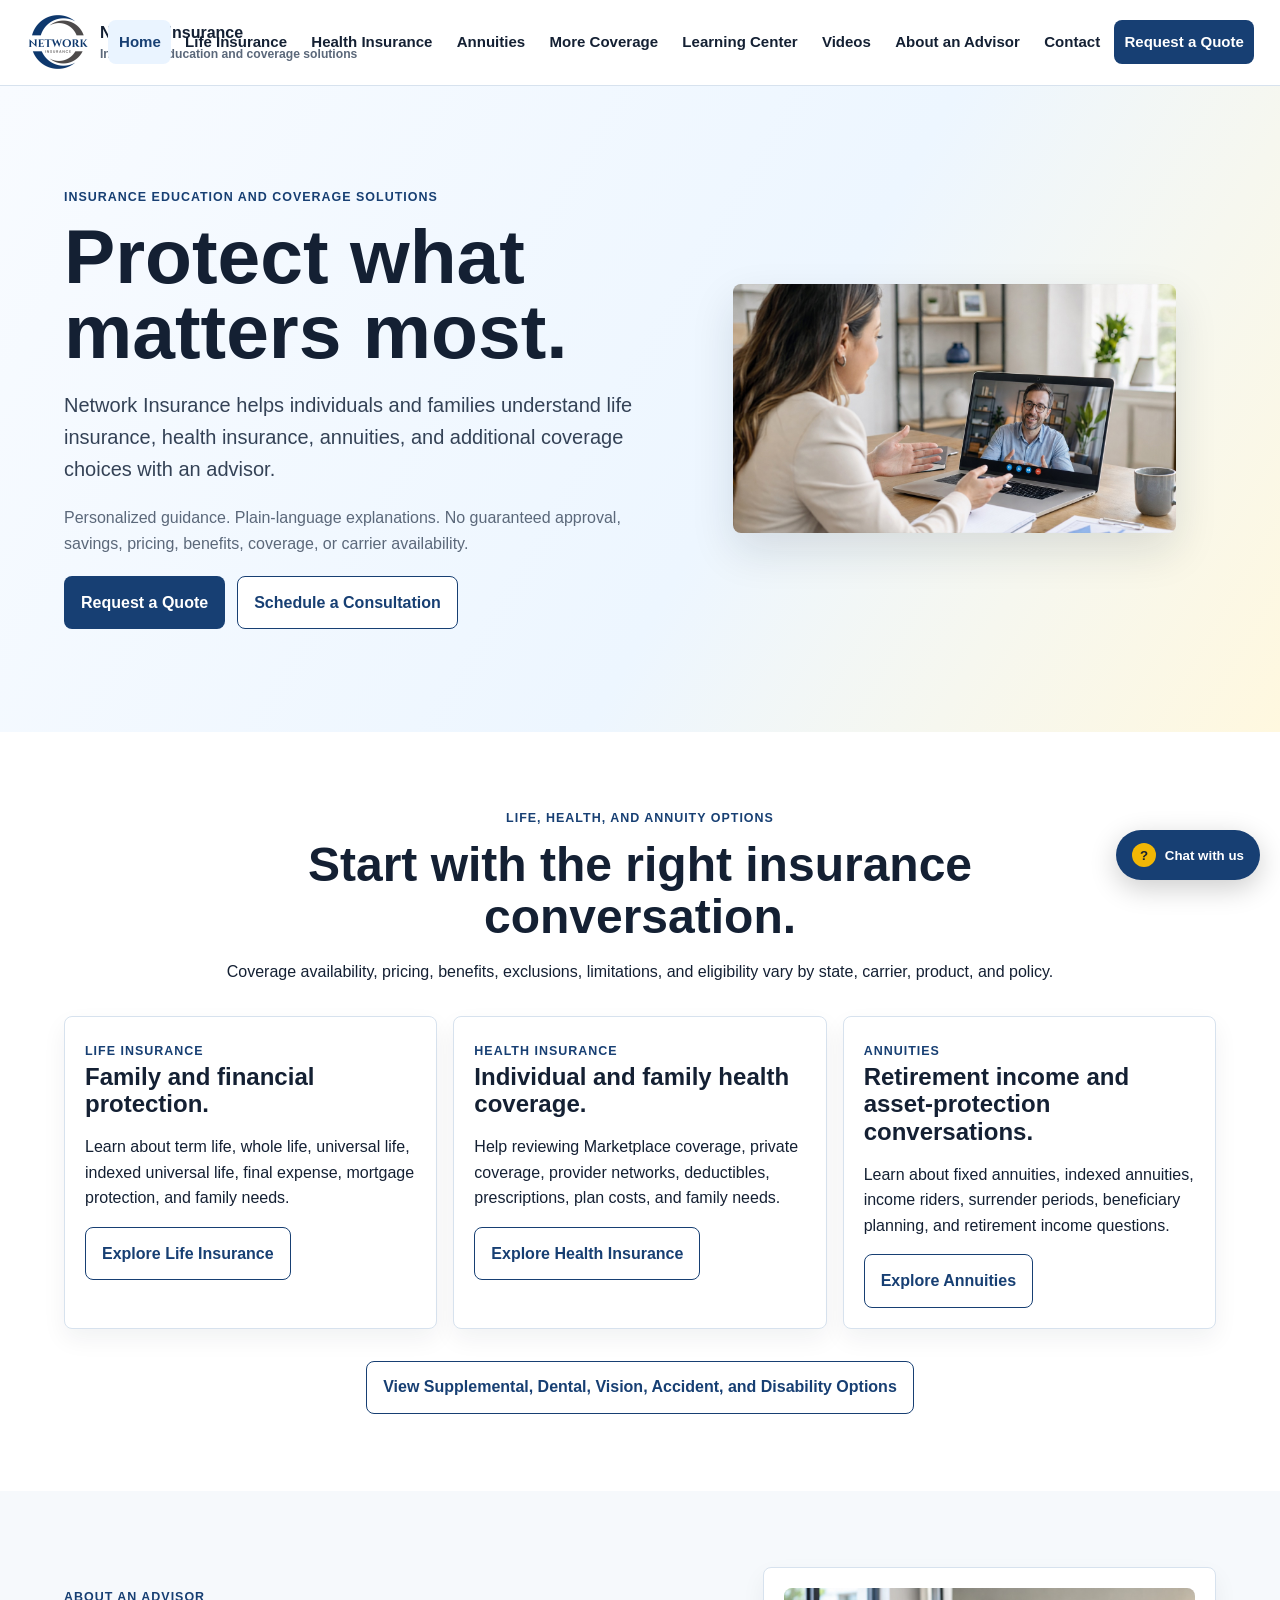
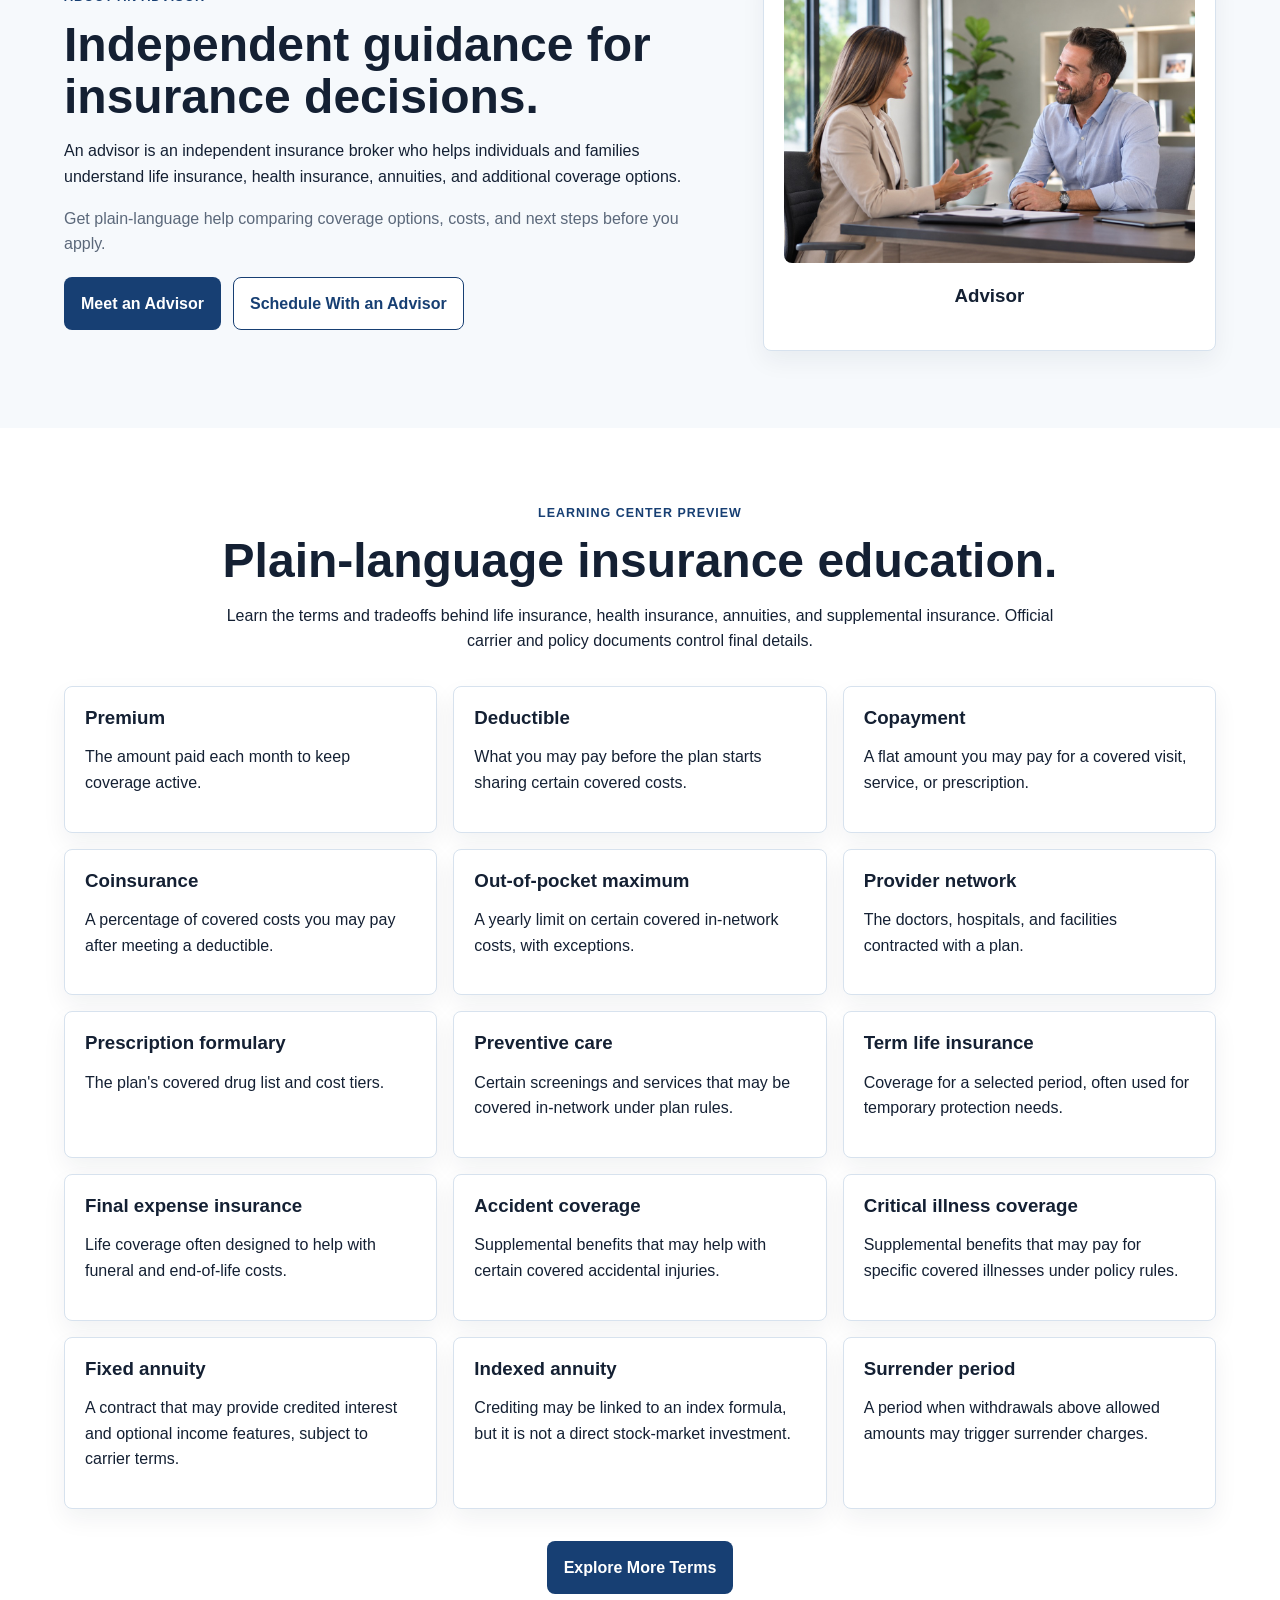
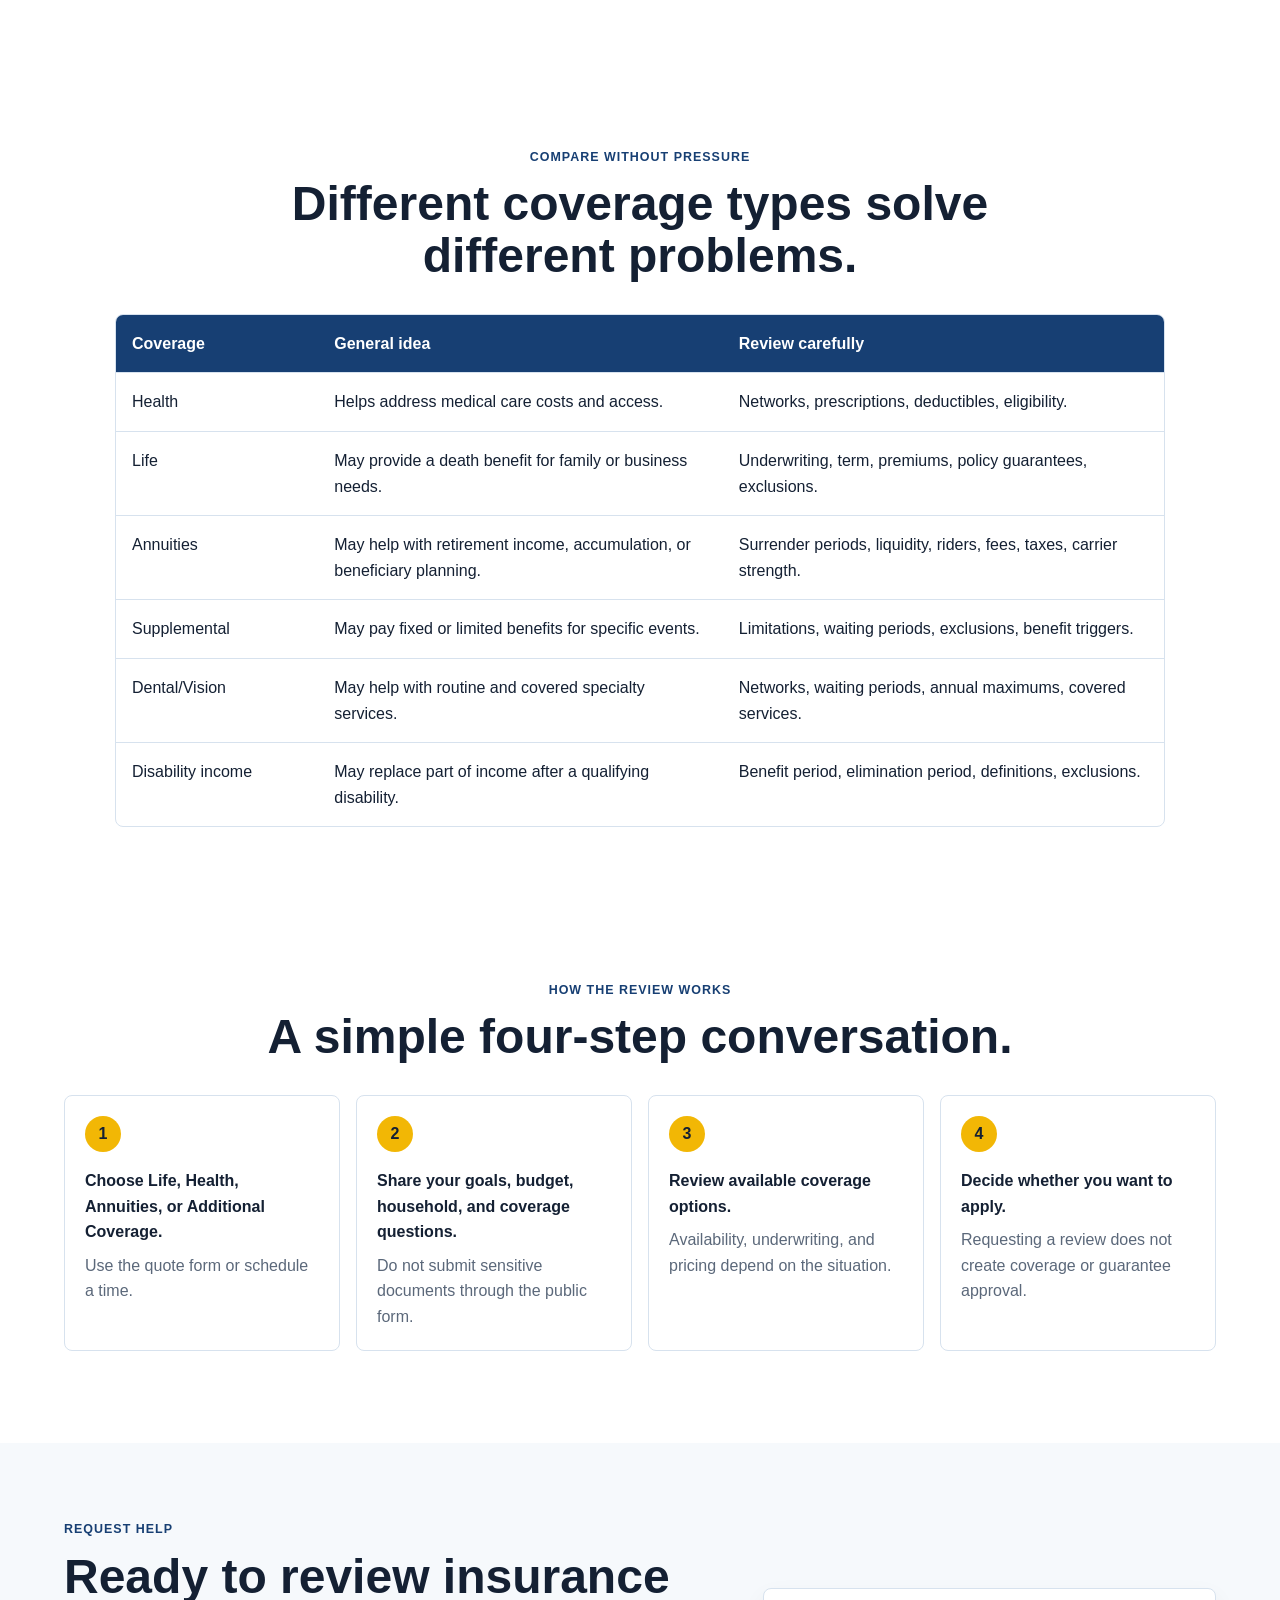
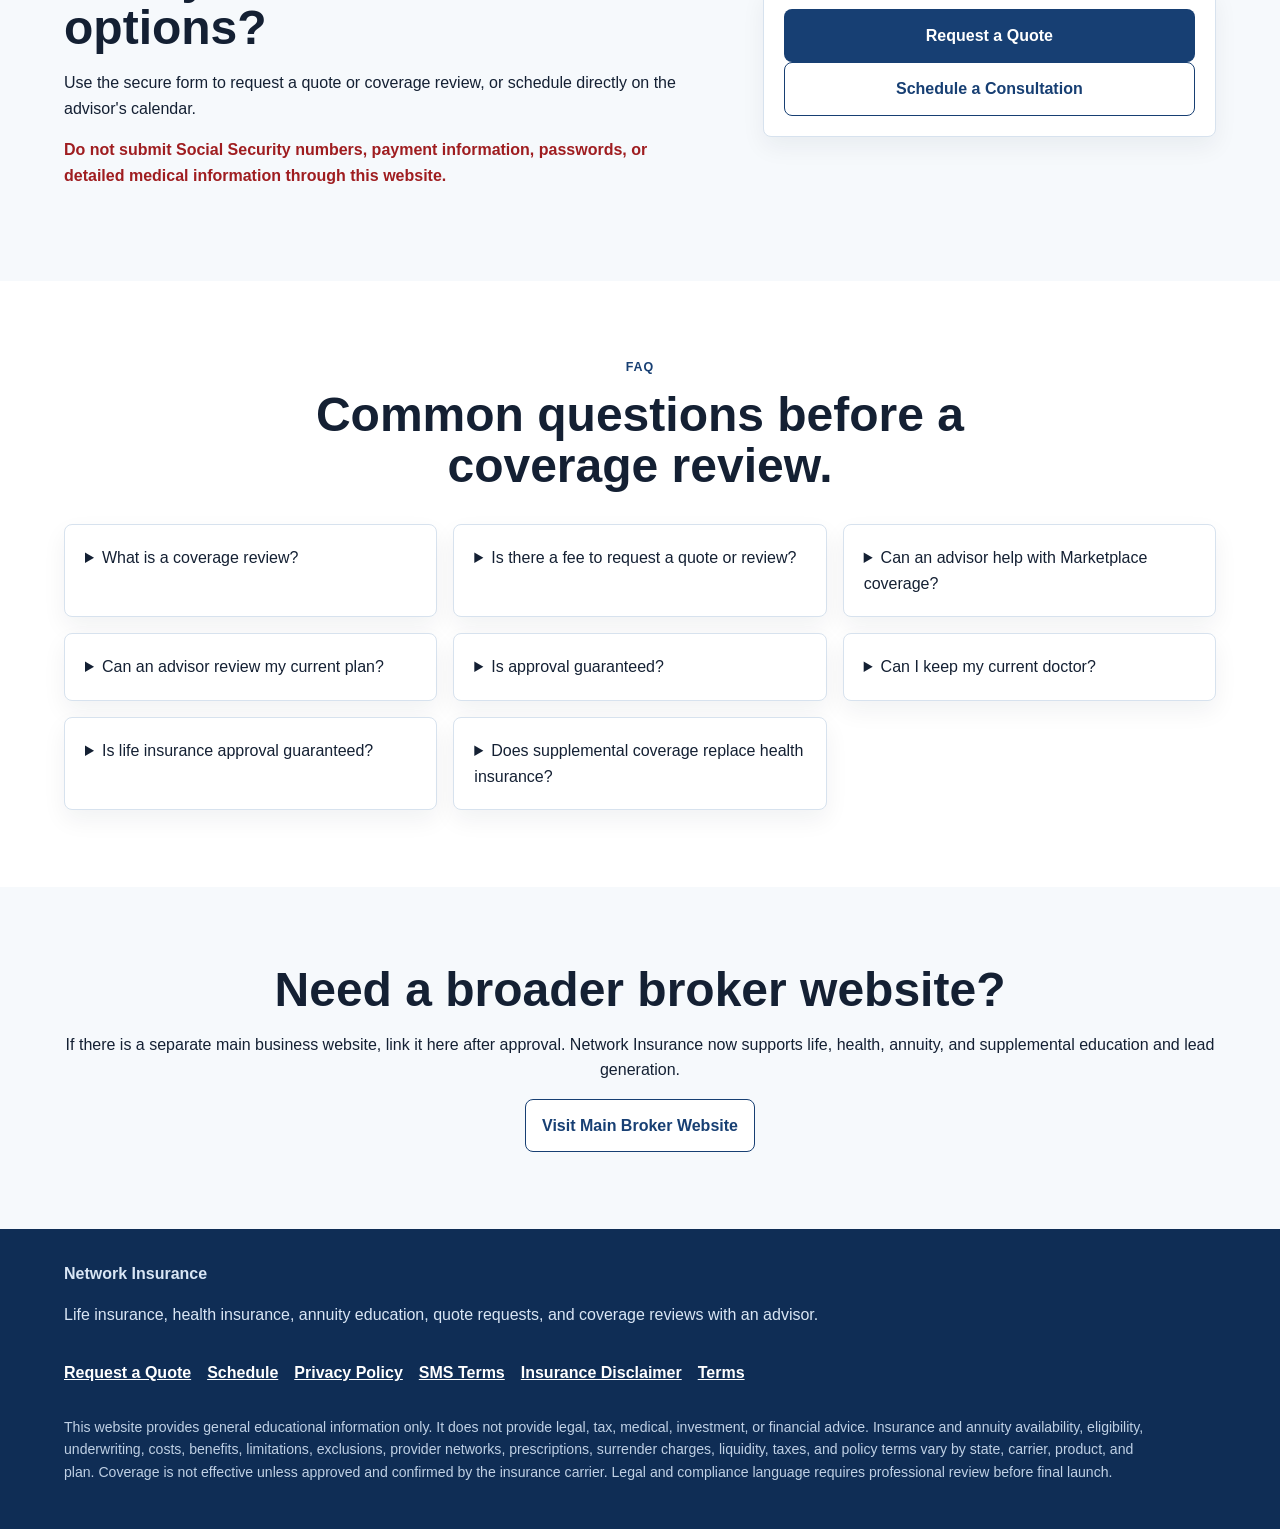
<file: index.html>
<!doctype html>
<html lang="en">
<head>
  <meta charset="utf-8">
  <meta name="viewport" content="width=device-width, initial-scale=1">
  <title>Network Insurance | Insurance Education and Coverage Solutions</title>
  <meta name="description" content="Plain-language insurance education and quote requests for life insurance, health insurance, annuities, and supplemental coverage with an advisor at Network Insurance.">
  <link rel="canonical" href="https://networkinsurance.org/">
  <meta property="og:title" content="Network Insurance | Insurance Education and Coverage Solutions">
  <meta property="og:description" content="Understand life insurance, health insurance, annuities, and supplemental coverage options and request a quote or coverage review with an advisor.">
  <meta property="og:type" content="website">
  <meta property="og:url" content="https://networkinsurance.org/">
  <meta property="og:image" content="https://networkinsurance.org/assets/network-insurance-logo-web.png">
  <meta name="twitter:card" content="summary_large_image">
  <link rel="icon" href="assets/network-insurance-logo-web.png" type="image/png">
  <link rel="stylesheet" href="styles.css">
  <script type="application/ld+json">
  {
    "@context": "https://schema.org",
    "@type": "InsuranceAgency",
    "name": "Network Insurance",
    "url": "https://networkinsurance.org/",
    "logo": "https://networkinsurance.org/assets/network-insurance-logo-web.png",
    "telephone": "REPLACE_WITH_PUBLIC_PHONE",
    "email": "REPLACE_WITH_PUBLIC_EMAIL",
    "areaServed": "REPLACE_WITH_APPROVED_STATES_SERVED",
    "employee": {
      "@type": "Person",
      "name": "Advisor",
      "jobTitle": "Advisor"
    }
  }
  </script>
  <link rel="stylesheet" href="assets/chatbox/chatbox.css">
</head>
<body>
  <a class="skip-link" href="#main">Skip to content</a>
  <header class="site-header">
    <a class="brand" href="index.html" aria-label="Network Insurance home">
      <img src="assets/network-insurance-logo-web.png" width="72" height="72" alt="">
      <span><strong>Network Insurance</strong><small>Insurance education and coverage solutions</small></span>
    </a>
    <button class="menu-toggle" type="button" aria-expanded="false" aria-controls="site-nav">Menu</button>
    <nav class="site-nav" id="site-nav" aria-label="Primary navigation">
      <a href="index.html" aria-current="page">Home</a>
      <a href="life-insurance.html">Life Insurance</a>
      <a href="health-insurance.html">Health Insurance</a>
      <a href="annuities.html">Annuities</a>
      <a href="supplemental-insurance.html">More Coverage</a>
      <a href="learn.html">Learning Center</a>
      <a href="videos.html">Videos</a>
      <a href="about.html">About an Advisor</a>
      <a href="contact.html">Contact</a>
      <a class="nav-cta" href="contact.html">Request a Quote</a>
    </nav>
  </header>

  <main id="main">
    <section class="hero">
      <div class="hero-content">
        <p class="eyebrow">Insurance education and coverage solutions</p>
        <h1>Protect what matters most.</h1>
        <p class="hero-copy">Network Insurance helps individuals and families understand life insurance, health insurance, annuities, and additional coverage choices with an advisor.</p>
        <p class="trust-note">Personalized guidance. Plain-language explanations. No guaranteed approval, savings, pricing, benefits, coverage, or carrier availability.</p>
        <div class="button-row">
          <a class="button primary" href="contact.html">Request a Quote</a>
          <a class="button secondary" href="https://calendar.app.google/1ixxjwaF9GHC75rNA" target="_blank" rel="noopener noreferrer">Schedule a Consultation</a>
        </div>
      </div>
      <figure class="hero-media">
        <img src="assets/virtual-advisor-consultation.jpg" width="1400" height="788" alt="A client meeting with an insurance advisor by video call">
      </figure>
    </section>

    <section class="section" aria-label="Coverage selection">
      <div class="section-heading">
        <p class="eyebrow">Life, health, and annuity options</p>
        <h2>Start with the right insurance conversation.</h2>
        <p>Coverage availability, pricing, benefits, exclusions, limitations, and eligibility vary by state, carrier, product, and policy.</p>
      </div>
      <div class="intro-grid">
      <article>
        <span class="card-kicker">Life Insurance</span>
        <h2>Family and financial protection.</h2>
        <p>Learn about term life, whole life, universal life, indexed universal life, final expense, mortgage protection, and family needs.</p>
        <a class="button secondary" href="life-insurance.html">Explore Life Insurance</a>
      </article>
      <article>
        <span class="card-kicker">Health Insurance</span>
        <h2>Individual and family health coverage.</h2>
        <p>Help reviewing Marketplace coverage, private coverage, provider networks, deductibles, prescriptions, plan costs, and family needs.</p>
        <a class="button secondary" href="health-insurance.html">Explore Health Insurance</a>
      </article>
      <article>
        <span class="card-kicker">Annuities</span>
        <h2>Retirement income and asset-protection conversations.</h2>
        <p>Learn about fixed annuities, indexed annuities, income riders, surrender periods, beneficiary planning, and retirement income questions.</p>
        <a class="button secondary" href="annuities.html">Explore Annuities</a>
      </article>
      </div>
      <div class="center-cta">
        <a class="button secondary" href="supplemental-insurance.html">View Supplemental, Dental, Vision, Accident, and Disability Options</a>
      </div>
    </section>

    <section class="section split about-preview" id="about-brad">
      <div>
        <p class="eyebrow">About an Advisor</p>
        <h2>Independent guidance for insurance decisions.</h2>
        <p>An advisor is an independent insurance broker who helps individuals and families understand life insurance, health insurance, annuities, and additional coverage options.</p>
        <p class="placeholder-note">Get plain-language help comparing coverage options, costs, and next steps before you apply.</p>
        <div class="button-row">
          <a class="button primary" href="about.html">Meet an Advisor</a>
          <a class="button secondary" href="https://calendar.app.google/1ixxjwaF9GHC75rNA" target="_blank" rel="noopener noreferrer">Schedule With an Advisor</a>
        </div>
      </div>
      <div class="profile-card" aria-label="Advisor consultation">
        <img class="advisor-photo" src="assets/advisor-consultation.jpg" width="1200" height="800" alt="An insurance advisor meeting with a client">
        <h3>Advisor</h3>
      </div>
    </section>

    <section class="section" id="learn">
      <div class="section-heading">
        <p class="eyebrow">Learning center preview</p>
        <h2>Plain-language insurance education.</h2>
        <p>Learn the terms and tradeoffs behind life insurance, health insurance, annuities, and supplemental insurance. Official carrier and policy documents control final details.</p>
      </div>
      <div class="term-grid">
        <article><h3>Premium</h3><p>The amount paid each month to keep coverage active.</p></article>
        <article><h3>Deductible</h3><p>What you may pay before the plan starts sharing certain covered costs.</p></article>
        <article><h3>Copayment</h3><p>A flat amount you may pay for a covered visit, service, or prescription.</p></article>
        <article><h3>Coinsurance</h3><p>A percentage of covered costs you may pay after meeting a deductible.</p></article>
        <article><h3>Out-of-pocket maximum</h3><p>A yearly limit on certain covered in-network costs, with exceptions.</p></article>
        <article><h3>Provider network</h3><p>The doctors, hospitals, and facilities contracted with a plan.</p></article>
        <article><h3>Prescription formulary</h3><p>The plan's covered drug list and cost tiers.</p></article>
        <article><h3>Preventive care</h3><p>Certain screenings and services that may be covered in-network under plan rules.</p></article>
        <article><h3>Term life insurance</h3><p>Coverage for a selected period, often used for temporary protection needs.</p></article>
        <article><h3>Final expense insurance</h3><p>Life coverage often designed to help with funeral and end-of-life costs.</p></article>
        <article><h3>Accident coverage</h3><p>Supplemental benefits that may help with certain covered accidental injuries.</p></article>
        <article><h3>Critical illness coverage</h3><p>Supplemental benefits that may pay for specific covered illnesses under policy rules.</p></article>
        <article><h3>Fixed annuity</h3><p>A contract that may provide credited interest and optional income features, subject to carrier terms.</p></article>
        <article><h3>Indexed annuity</h3><p>Crediting may be linked to an index formula, but it is not a direct stock-market investment.</p></article>
        <article><h3>Surrender period</h3><p>A period when withdrawals above allowed amounts may trigger surrender charges.</p></article>
      </div>
      <div class="center-cta">
        <a class="button primary" href="learn.html">Explore More Terms</a>
      </div>
    </section>

    <section class="section comparison">
      <div class="section-heading">
        <p class="eyebrow">Compare without pressure</p>
        <h2>Different coverage types solve different problems.</h2>
      </div>
      <div class="comparison-table" role="table" aria-label="General coverage comparison">
        <div role="row" class="table-head"><span>Coverage</span><span>General idea</span><span>Review carefully</span></div>
        <div role="row"><span>Health</span><span>Helps address medical care costs and access.</span><span>Networks, prescriptions, deductibles, eligibility.</span></div>
        <div role="row"><span>Life</span><span>May provide a death benefit for family or business needs.</span><span>Underwriting, term, premiums, policy guarantees, exclusions.</span></div>
        <div role="row"><span>Annuities</span><span>May help with retirement income, accumulation, or beneficiary planning.</span><span>Surrender periods, liquidity, riders, fees, taxes, carrier strength.</span></div>
        <div role="row"><span>Supplemental</span><span>May pay fixed or limited benefits for specific events.</span><span>Limitations, waiting periods, exclusions, benefit triggers.</span></div>
        <div role="row"><span>Dental/Vision</span><span>May help with routine and covered specialty services.</span><span>Networks, waiting periods, annual maximums, covered services.</span></div>
        <div role="row"><span>Disability income</span><span>May replace part of income after a qualifying disability.</span><span>Benefit period, elimination period, definitions, exclusions.</span></div>
      </div>
    </section>

    <section class="section process">
      <div class="section-heading">
        <p class="eyebrow">How the review works</p>
        <h2>A simple four-step conversation.</h2>
      </div>
      <ol class="process-list">
        <li><strong>Choose Life, Health, Annuities, or Additional Coverage.</strong><span>Use the quote form or schedule a time.</span></li>
        <li><strong>Share your goals, budget, household, and coverage questions.</strong><span>Do not submit sensitive documents through the public form.</span></li>
        <li><strong>Review available coverage options.</strong><span>Availability, underwriting, and pricing depend on the situation.</span></li>
        <li><strong>Decide whether you want to apply.</strong><span>Requesting a review does not create coverage or guarantee approval.</span></li>
      </ol>
    </section>

    <section class="section split review-panel">
      <div>
        <p class="eyebrow">Request help</p>
        <h2>Ready to review insurance options?</h2>
        <p>Use the secure form to request a quote or coverage review, or schedule directly on the advisor's calendar.</p>
        <p class="warning">Do not submit Social Security numbers, payment information, passwords, or detailed medical information through this website.</p>
      </div>
      <div class="cta-card">
        <a class="button primary full" href="contact.html">Request a Quote</a>
        <a class="button secondary full" href="https://calendar.app.google/1ixxjwaF9GHC75rNA" target="_blank" rel="noopener noreferrer">Schedule a Consultation</a>
      </div>
    </section>

    <section class="section faq" id="faq">
      <div class="section-heading">
        <p class="eyebrow">FAQ</p>
        <h2>Common questions before a coverage review.</h2>
      </div>
      <div class="faq-grid">
        <details><summary>What is a coverage review?</summary><p>A plain-language conversation about your goals, household, budget, current coverage, and available insurance pathways.</p></details>
        <details><summary>Is there a fee to request a quote or review?</summary><p>REPLACE_WITH_APPROVED_FEE_LANGUAGE. Do not rely on this placeholder until the advisor approves the final wording.</p></details>
        <details><summary>Can an advisor help with Marketplace coverage?</summary><p>An advisor can help review Marketplace questions when appropriate. Eligibility and financial assistance depend on official rules and household information.</p></details>
        <details><summary>Can an advisor review my current plan?</summary><p>Yes, you can ask questions about costs, networks, prescriptions, and plan structure. Official documents control the final plan details.</p></details>
        <details><summary>Is approval guaranteed?</summary><p>No. A review does not guarantee approval, eligibility, savings, coverage, or provider access.</p></details>
        <details><summary>Can I keep my current doctor?</summary><p>Provider networks vary and can change. Always verify with the plan, provider, and official plan documents.</p></details>
        <details><summary>Is life insurance approval guaranteed?</summary><p>No. Life insurance pricing and approval can depend on underwriting, age, health questions, product type, carrier rules, and other factors.</p></details>
        <details><summary>Does supplemental coverage replace health insurance?</summary><p>Usually no. Supplemental products may help with specific costs or events, but they are not comprehensive major medical coverage unless specifically designed and approved as such.</p></details>
      </div>
    </section>

    <section class="section broker-link">
      <h2>Need a broader broker website?</h2>
      <p>If there is a separate main business website, link it here after approval. Network Insurance now supports life, health, annuity, and supplemental education and lead generation.</p>
      <a class="button secondary" href="REPLACE_WITH_ADVISOR_MAIN_WEBSITE_URL">Visit Main Broker Website</a>
    </section>
  </main>

  <footer class="site-footer">
    <div>
      <strong>Network Insurance</strong>
      <p>Life insurance, health insurance, annuity education, quote requests, and coverage reviews with an advisor.</p>
    </div>
    <nav aria-label="Footer navigation">
      <a href="contact.html">Request a Quote</a>
      <a href="https://calendar.app.google/1ixxjwaF9GHC75rNA" target="_blank" rel="noopener noreferrer">Schedule</a>
      <a href="privacy-policy.html">Privacy Policy</a>
      <a href="sms-terms.html">SMS Terms</a>
      <a href="insurance-disclaimer.html">Insurance Disclaimer</a>
      <a href="terms.html">Terms</a>
    </nav>
    <p class="fine-print">This website provides general educational information only. It does not provide legal, tax, medical, investment, or financial advice. Insurance and annuity availability, eligibility, underwriting, costs, benefits, limitations, exclusions, provider networks, prescriptions, surrender charges, liquidity, taxes, and policy terms vary by state, carrier, product, and plan. Coverage is not effective unless approved and confirmed by the insurance carrier. Legal and compliance language requires professional review before final launch.</p>
  </footer>
  <script src="script.js" defer></script>
  <script src="assets/chatbox/chatbox-config.js"></script>
  <script src="assets/chatbox/chatbox.js?v=20260727-2" defer></script>
</body>
</html>
</file>
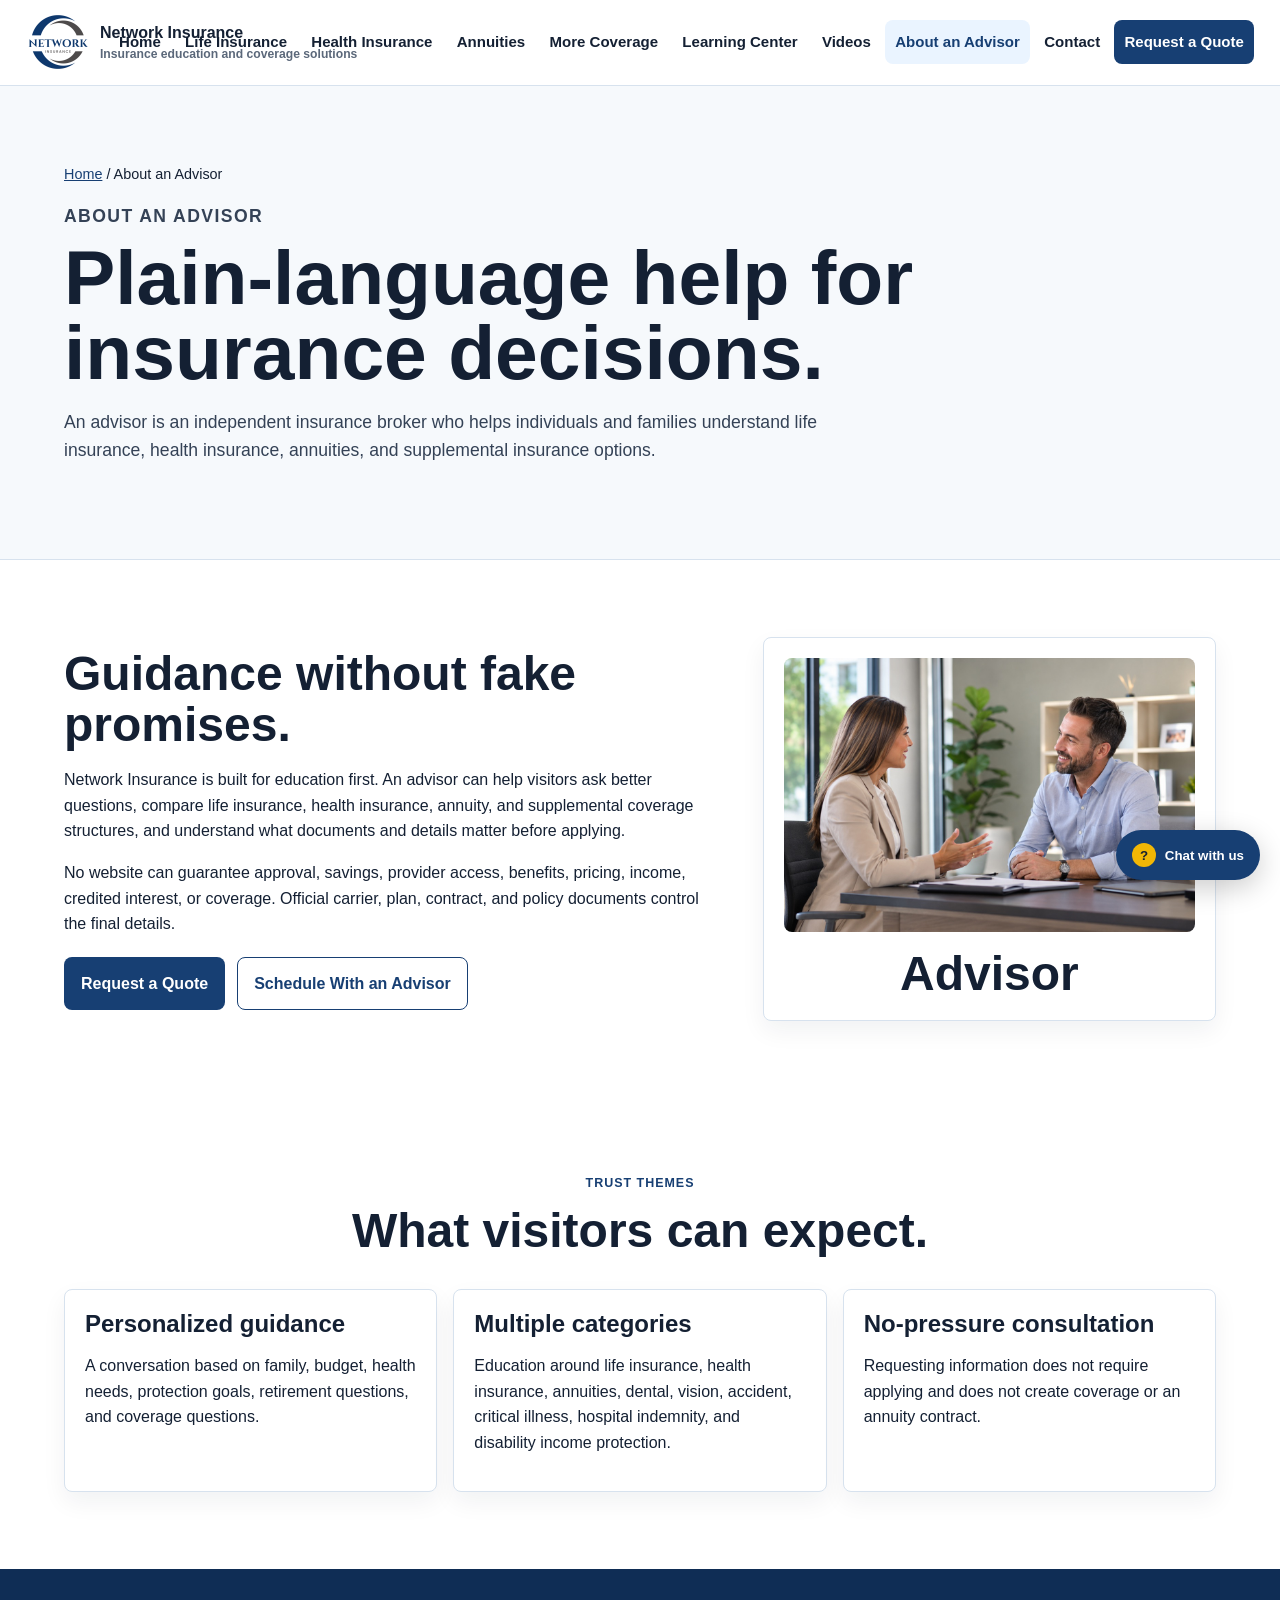
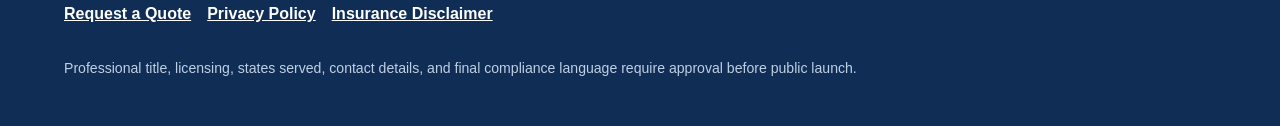
<file: about.html>
<!doctype html>
<html lang="en">
<head>
  <meta charset="utf-8"><meta name="viewport" content="width=device-width, initial-scale=1">
  <title>About an Advisor | Network Insurance</title>
  <meta name="description" content="Learn how an advisor helps individuals and families understand life insurance, health insurance, annuities, and supplemental insurance options.">
  <link rel="canonical" href="https://networkinsurance83-netizen.github.io/Network-Insurance/about.html">
  <link rel="icon" href="assets/network-insurance-logo-web.png" type="image/png">
  <link rel="stylesheet" href="styles.css">
  <link rel="stylesheet" href="assets/chatbox/chatbox.css">
</head>
<body>
  <a class="skip-link" href="#main">Skip to content</a>
  <header class="site-header"><a class="brand" href="index.html"><img src="assets/network-insurance-logo-web.png" width="72" height="72" alt=""><span><strong>Network Insurance</strong><small>Insurance education and coverage solutions</small></span></a><button class="menu-toggle" type="button" aria-expanded="false" aria-controls="site-nav">Menu</button><nav class="site-nav" id="site-nav" aria-label="Primary navigation"><a href="index.html">Home</a><a href="life-insurance.html">Life Insurance</a><a href="health-insurance.html">Health Insurance</a><a href="annuities.html">Annuities</a><a href="supplemental-insurance.html">More Coverage</a><a href="learn.html">Learning Center</a><a href="videos.html">Videos</a><a href="about.html" aria-current="page">About an Advisor</a><a href="contact.html">Contact</a><a class="nav-cta" href="contact.html">Request a Quote</a></nav></header>
  <main id="main">
    <section class="page-hero"><nav class="breadcrumb" aria-label="Breadcrumb"><a href="index.html">Home</a> / About an Advisor</nav><p class="eyebrow">About an Advisor</p><h1>Plain-language help for insurance decisions.</h1><p>An advisor is an independent insurance broker who helps individuals and families understand life insurance, health insurance, annuities, and supplemental insurance options.</p></section>
    <section class="section split">
      <div><h2>Guidance without fake promises.</h2><p>Network Insurance is built for education first. An advisor can help visitors ask better questions, compare life insurance, health insurance, annuity, and supplemental coverage structures, and understand what documents and details matter before applying.</p><p>No website can guarantee approval, savings, provider access, benefits, pricing, income, credited interest, or coverage. Official carrier, plan, contract, and policy documents control the final details.</p><div class="button-row"><a class="button primary" href="contact.html">Request a Quote</a><a class="button secondary" href="https://calendar.app.google/1ixxjwaF9GHC75rNA" target="_blank" rel="noopener noreferrer">Schedule With an Advisor</a></div></div>
      <aside class="profile-card"><img class="advisor-photo" src="assets/advisor-consultation.jpg" width="1200" height="800" alt="An insurance advisor meeting with a client"><h2>Advisor</h2></aside>
    </section>
    <section class="section"><div class="section-heading"><p class="eyebrow">Trust themes</p><h2>What visitors can expect.</h2></div><div class="placeholder-grid"><article><h2>Personalized guidance</h2><p>A conversation based on family, budget, health needs, protection goals, retirement questions, and coverage questions.</p></article><article><h2>Multiple categories</h2><p>Education around life insurance, health insurance, annuities, dental, vision, accident, critical illness, hospital indemnity, and disability income protection.</p></article><article><h2>No-pressure consultation</h2><p>Requesting information does not require applying and does not create coverage or an annuity contract.</p></article></div></section>
  </main>
  <footer class="site-footer"><nav><a href="contact.html">Request a Quote</a><a href="privacy-policy.html">Privacy Policy</a><a href="insurance-disclaimer.html">Insurance Disclaimer</a></nav><p class="fine-print">Professional title, licensing, states served, contact details, and final compliance language require approval before public launch.</p></footer>
  <script src="script.js" defer></script>
  <script src="assets/chatbox/chatbox-config.js"></script>
  <script src="assets/chatbox/chatbox.js?v=20260727-2" defer></script>
</body>
</html>
</file>
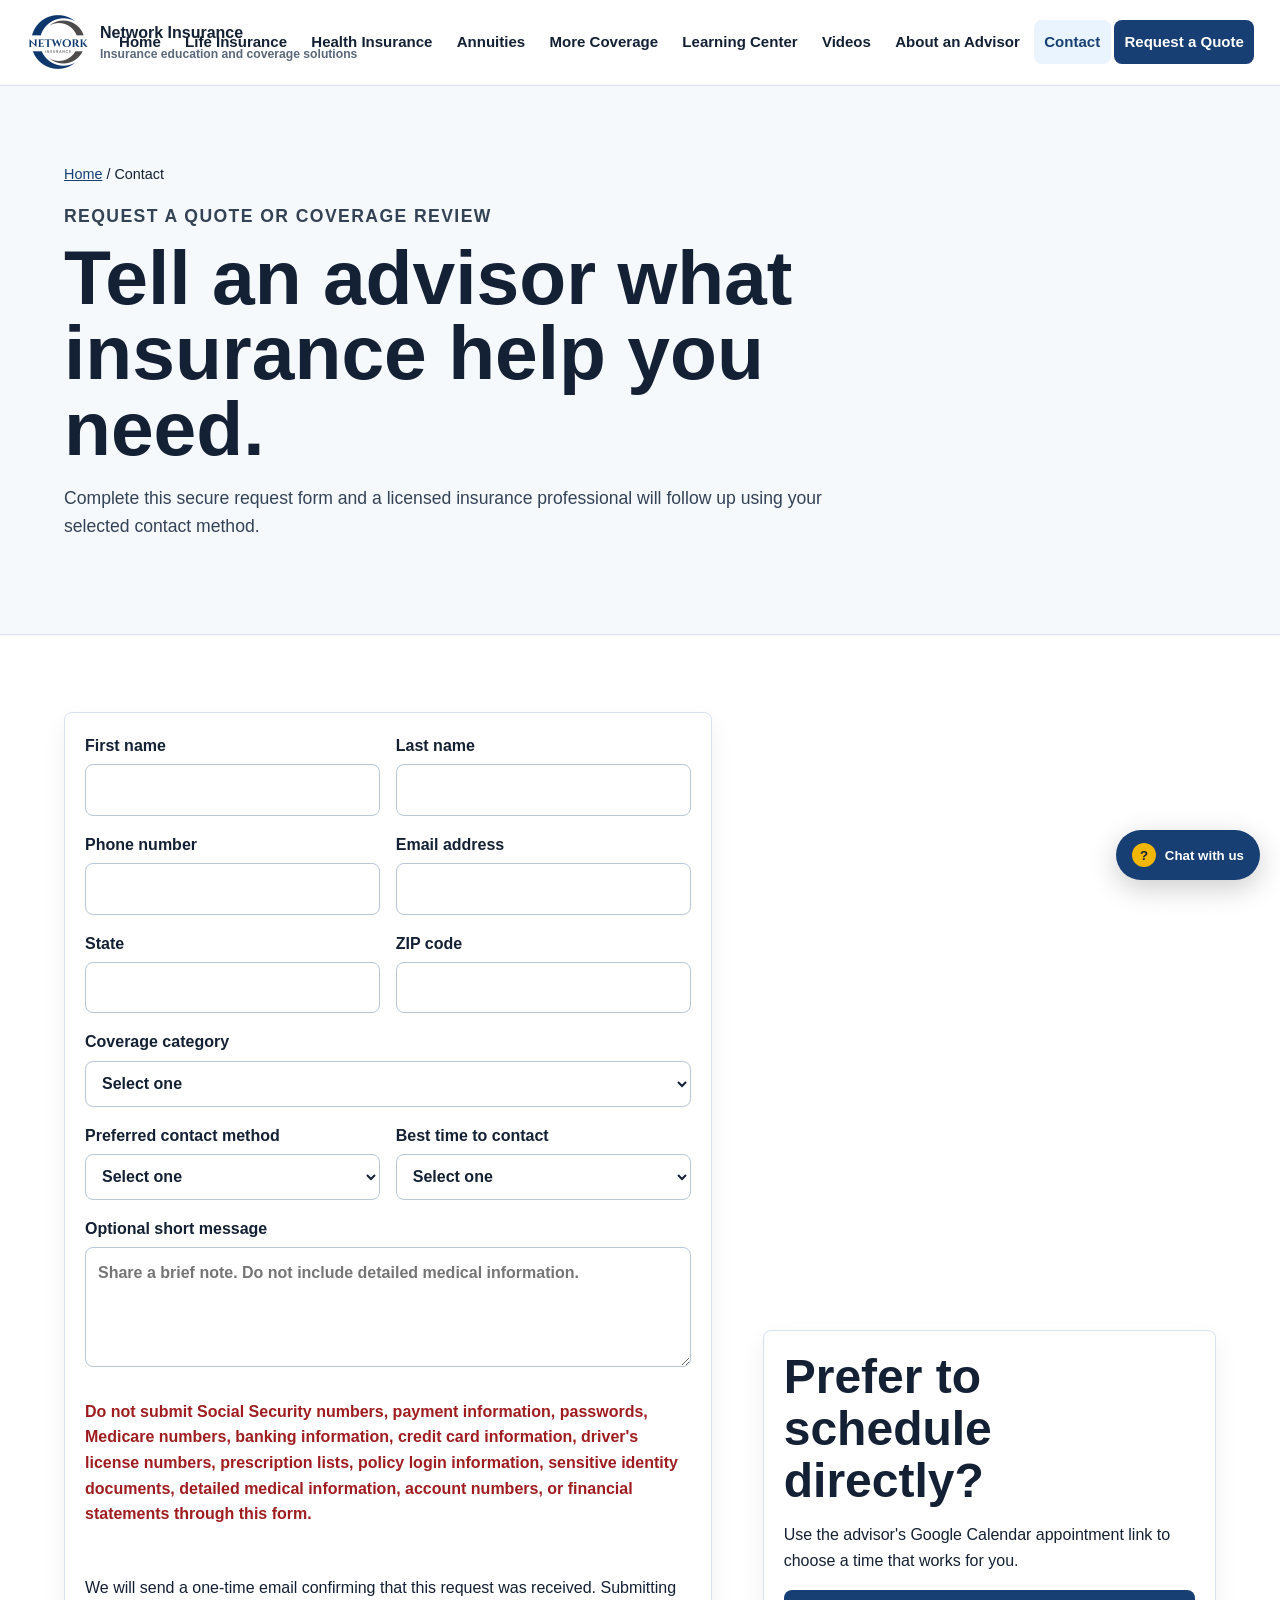
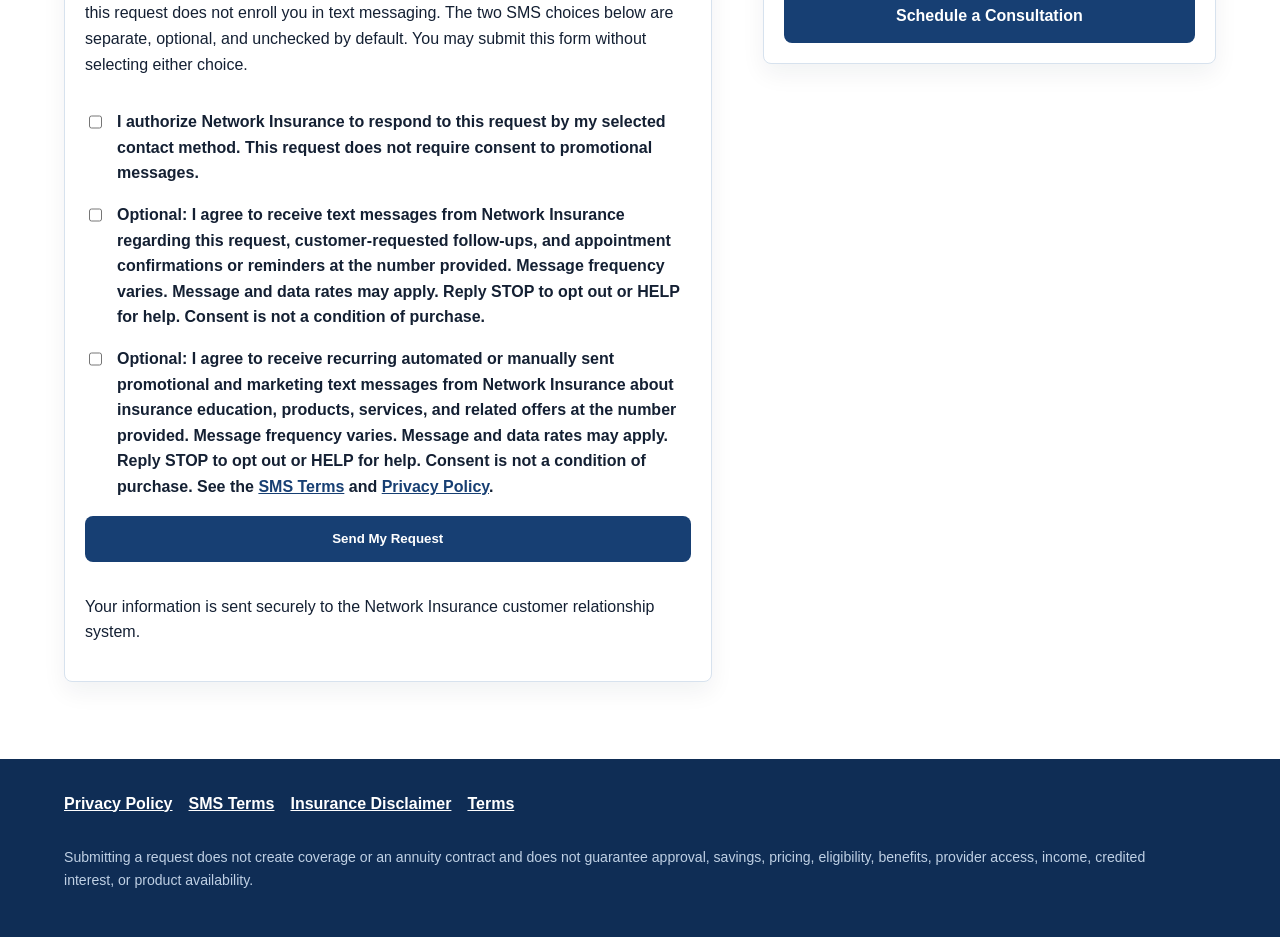
<file: contact.html>
<!doctype html>
<html lang="en">
<head>
  <meta charset="utf-8">
  <meta name="viewport" content="width=device-width, initial-scale=1">
  <title>Request an Insurance Quote or Coverage Review | Network Insurance</title>
  <meta name="description" content="Request a quote or coverage review for life insurance, health insurance, annuities, supplemental coverage, dental, vision, accident, critical illness, hospital indemnity, or disability income protection.">
  <link rel="canonical" href="https://networkinsurance83-netizen.github.io/Network-Insurance/contact.html">
  <link rel="icon" href="assets/network-insurance-logo-web.png" type="image/png">
  <link rel="stylesheet" href="styles.css">
  <link rel="stylesheet" href="assets/chatbox/chatbox.css">
</head>
<body>
  <a class="skip-link" href="#main">Skip to content</a>
  <header class="site-header">
    <a class="brand" href="index.html"><img src="assets/network-insurance-logo-web.png" width="72" height="72" alt=""><span><strong>Network Insurance</strong><small>Insurance education and coverage solutions</small></span></a>
    <button class="menu-toggle" type="button" aria-expanded="false" aria-controls="site-nav">Menu</button>
    <nav class="site-nav" id="site-nav" aria-label="Primary navigation">
      <a href="index.html">Home</a><a href="life-insurance.html">Life Insurance</a><a href="health-insurance.html">Health Insurance</a><a href="annuities.html">Annuities</a><a href="supplemental-insurance.html">More Coverage</a><a href="learn.html">Learning Center</a><a href="videos.html">Videos</a><a href="about.html">About an Advisor</a><a href="contact.html" aria-current="page">Contact</a><a class="nav-cta" href="contact.html">Request a Quote</a>
    </nav>
  </header>
  <main id="main">
    <section class="page-hero">
      <nav class="breadcrumb" aria-label="Breadcrumb"><a href="index.html">Home</a> / Contact</nav>
      <p class="eyebrow">Request a quote or coverage review</p>
      <h1>Tell an advisor what insurance help you need.</h1>
      <p>Complete this secure request form and a licensed insurance professional will follow up using your selected contact method.</p>
    </section>
    <section class="section split">
      <form class="lead-form legal-card" id="leadForm" action="https://insurance-agency-crm.vercel.app/api/leads" method="post" data-thank-you-url="thank-you.html" novalidate>
        <input type="hidden" name="_subject" value="Network Insurance coverage review request">
        <label class="hp-field">Leave this field blank<input type="text" name="_gotcha" tabindex="-1" autocomplete="off"></label>
        <label>First name<input name="first_name" autocomplete="given-name" required></label>
        <label>Last name<input name="last_name" autocomplete="family-name" required></label>
        <label>Phone number<input name="phone" type="tel" autocomplete="tel" required></label>
        <label>Email address<input name="email" type="email" autocomplete="email" required></label>
        <label>State<input name="state" autocomplete="address-level1" maxlength="2" required></label>
        <label>ZIP code<input name="zip" inputmode="numeric" autocomplete="postal-code" required></label>
        <label class="full-span">Coverage category
          <select name="coverage_category" id="coverageCategory" required>
            <option value="">Select one</option>
            <option>Life Insurance</option>
            <option>Health Insurance</option>
            <option>Annuities</option>
            <option>Retirement Income Review</option>
            <option>Supplemental Insurance</option>
            <option>Dental Coverage</option>
            <option>Vision Coverage</option>
            <option>Accident Coverage</option>
            <option>Critical Illness Coverage</option>
            <option>Hospital Indemnity</option>
            <option>Disability Income Protection</option>
            <option>Family Protection Review</option>
            <option>Other</option>
          </select>
        </label>
        <label>Preferred contact method
          <select name="preferred_contact" required>
            <option value="">Select one</option>
            <option>Phone</option>
            <option>Email</option>
            <option>Text</option>
          </select>
        </label>
        <label>Best time to contact
          <select name="best_time" required>
            <option value="">Select one</option>
            <option>Morning</option>
            <option>Afternoon</option>
            <option>Evening</option>
            <option>Pacific Time</option>
          </select>
        </label>
        <fieldset class="conditional-fields full-span" data-category-panel="health">
          <legend>Optional health insurance details</legend>
          <label>Individual or family coverage
            <select name="health_coverage_type">
              <option value="">Select one</option>
              <option>Individual</option>
              <option>Family</option>
              <option>Not sure</option>
            </select>
          </label>
          <label>Household size <span class="form-help">Optional</span><input name="household_size" inputmode="numeric"></label>
          <label>Estimated annual household income <span class="form-help">Optional; used only to estimate whether financial assistance may be available. Eligibility is not guaranteed.</span><input name="estimated_household_income" inputmode="decimal"></label>
          <label>Current coverage status
            <select name="current_coverage_status">
              <option value="">Select one</option>
              <option>Currently insured</option>
              <option>Uninsured</option>
              <option>Losing coverage soon</option>
              <option>Not sure</option>
            </select>
          </label>
        </fieldset>
        <fieldset class="conditional-fields full-span" data-category-panel="life">
          <legend>Optional life insurance details</legend>
          <label>Coverage purpose
            <select name="life_coverage_purpose">
              <option value="">Select one</option>
              <option>Family protection</option>
              <option>Income replacement</option>
              <option>Final expenses</option>
              <option>Mortgage protection</option>
              <option>Business protection</option>
              <option>Estate planning</option>
              <option>Not sure</option>
              <option>Other</option>
            </select>
          </label>
          <label>Approximate coverage amount<input name="approximate_coverage_amount" inputmode="decimal" placeholder="Example: 250000"></label>
          <label>Tobacco use
            <select name="tobacco_use">
              <option value="">Select one</option>
              <option>No</option>
              <option>Yes</option>
              <option>Prefer to discuss</option>
            </select>
          </label>
          <label>Preferred policy type
            <select name="preferred_policy_type">
              <option value="">Select one</option>
              <option>Term life</option>
              <option>Whole life</option>
              <option>Universal life</option>
              <option>Indexed universal life</option>
              <option>Final expense</option>
              <option>Mortgage protection</option>
              <option>Not sure</option>
            </select>
          </label>
          <label>Do you currently have life insurance?
            <select name="current_life_insurance">
              <option value="">Select one</option>
              <option>Yes</option>
              <option>No</option>
              <option>Not sure</option>
            </select>
          </label>
        </fieldset>
        <fieldset class="conditional-fields full-span" data-category-panel="annuity">
          <legend>Optional annuity details</legend>
          <label>Main annuity goal
            <select name="annuity_goal">
              <option value="">Select one</option>
              <option>Retirement income</option>
              <option>Protecting principal</option>
              <option>Interest-crediting potential</option>
              <option>Beneficiary planning</option>
              <option>Reviewing an existing annuity</option>
              <option>Not sure</option>
            </select>
          </label>
          <label>Approximate amount to review<input name="annuity_review_amount" inputmode="decimal" placeholder="Optional"></label>
          <label>Money type
            <select name="annuity_money_type">
              <option value="">Select one</option>
              <option>IRA or other qualified account</option>
              <option>Non-qualified savings</option>
              <option>Existing annuity</option>
              <option>Not sure</option>
            </select>
          </label>
          <label>When income may be needed
            <select name="annuity_income_timing">
              <option value="">Select one</option>
              <option>Now</option>
              <option>Within 1-5 years</option>
              <option>More than 5 years</option>
              <option>Not sure</option>
            </select>
          </label>
        </fieldset>
        <label class="full-span">Optional short message<textarea name="message" placeholder="Share a brief note. Do not include detailed medical information."></textarea></label>
        <p class="warning full-span">Do not submit Social Security numbers, payment information, passwords, Medicare numbers, banking information, credit card information, driver's license numbers, prescription lists, policy login information, sensitive identity documents, detailed medical information, account numbers, or financial statements through this form.</p>
        <p class="full-span">We will send a one-time email confirming that this request was received. Submitting this request does not enroll you in text messaging. The two SMS choices below are separate, optional, and unchecked by default. You may submit this form without selecting either choice.</p>
        <label class="checkbox-label full-span"><input type="checkbox" name="contact_consent" required><span>I authorize Network Insurance to respond to this request by my selected contact method. This request does not require consent to promotional messages.</span></label>
        <label class="checkbox-label full-span"><input type="checkbox" name="sms_service_consent"><span>Optional: I agree to receive text messages from Network Insurance regarding this request, customer-requested follow-ups, and appointment confirmations or reminders at the number provided. Message frequency varies. Message and data rates may apply. Reply <strong>STOP</strong> to opt out or <strong>HELP</strong> for help. Consent is not a condition of purchase.</span></label>
        <label class="checkbox-label full-span"><input type="checkbox" name="sms_marketing_consent"><span>Optional: I agree to receive recurring automated or manually sent promotional and marketing text messages from Network Insurance about insurance education, products, services, and related offers at the number provided. Message frequency varies. Message and data rates may apply. Reply <strong>STOP</strong> to opt out or <strong>HELP</strong> for help. Consent is not a condition of purchase. See the <a href="sms-terms.html">SMS Terms</a> and <a href="privacy-policy.html">Privacy Policy</a>.</span></label>
        <button class="button primary full-span" type="submit">Send My Request</button>
        <p class="form-status full-span" id="formStatus" role="status" aria-live="polite">Your information is sent securely to the Network Insurance customer relationship system.</p>
      </form>
      <aside class="cta-card">
        <h2>Prefer to schedule directly?</h2>
        <p>Use the advisor's Google Calendar appointment link to choose a time that works for you.</p>
        <a class="button primary full" href="https://calendar.app.google/1ixxjwaF9GHC75rNA" target="_blank" rel="noopener noreferrer">Schedule a Consultation</a>
      </aside>
    </section>
  </main>
  <footer class="site-footer"><nav><a href="privacy-policy.html">Privacy Policy</a><a href="sms-terms.html">SMS Terms</a><a href="insurance-disclaimer.html">Insurance Disclaimer</a><a href="terms.html">Terms</a></nav><p class="fine-print">Submitting a request does not create coverage or an annuity contract and does not guarantee approval, savings, pricing, eligibility, benefits, provider access, income, credited interest, or product availability.</p></footer>
  <script src="script.js?v=request-confirmations-20260726b" defer></script>
  <script src="assets/chatbox/chatbox-config.js"></script>
  <script src="assets/chatbox/chatbox.js?v=20260727-2" defer></script>
</body>
</html>
</file>
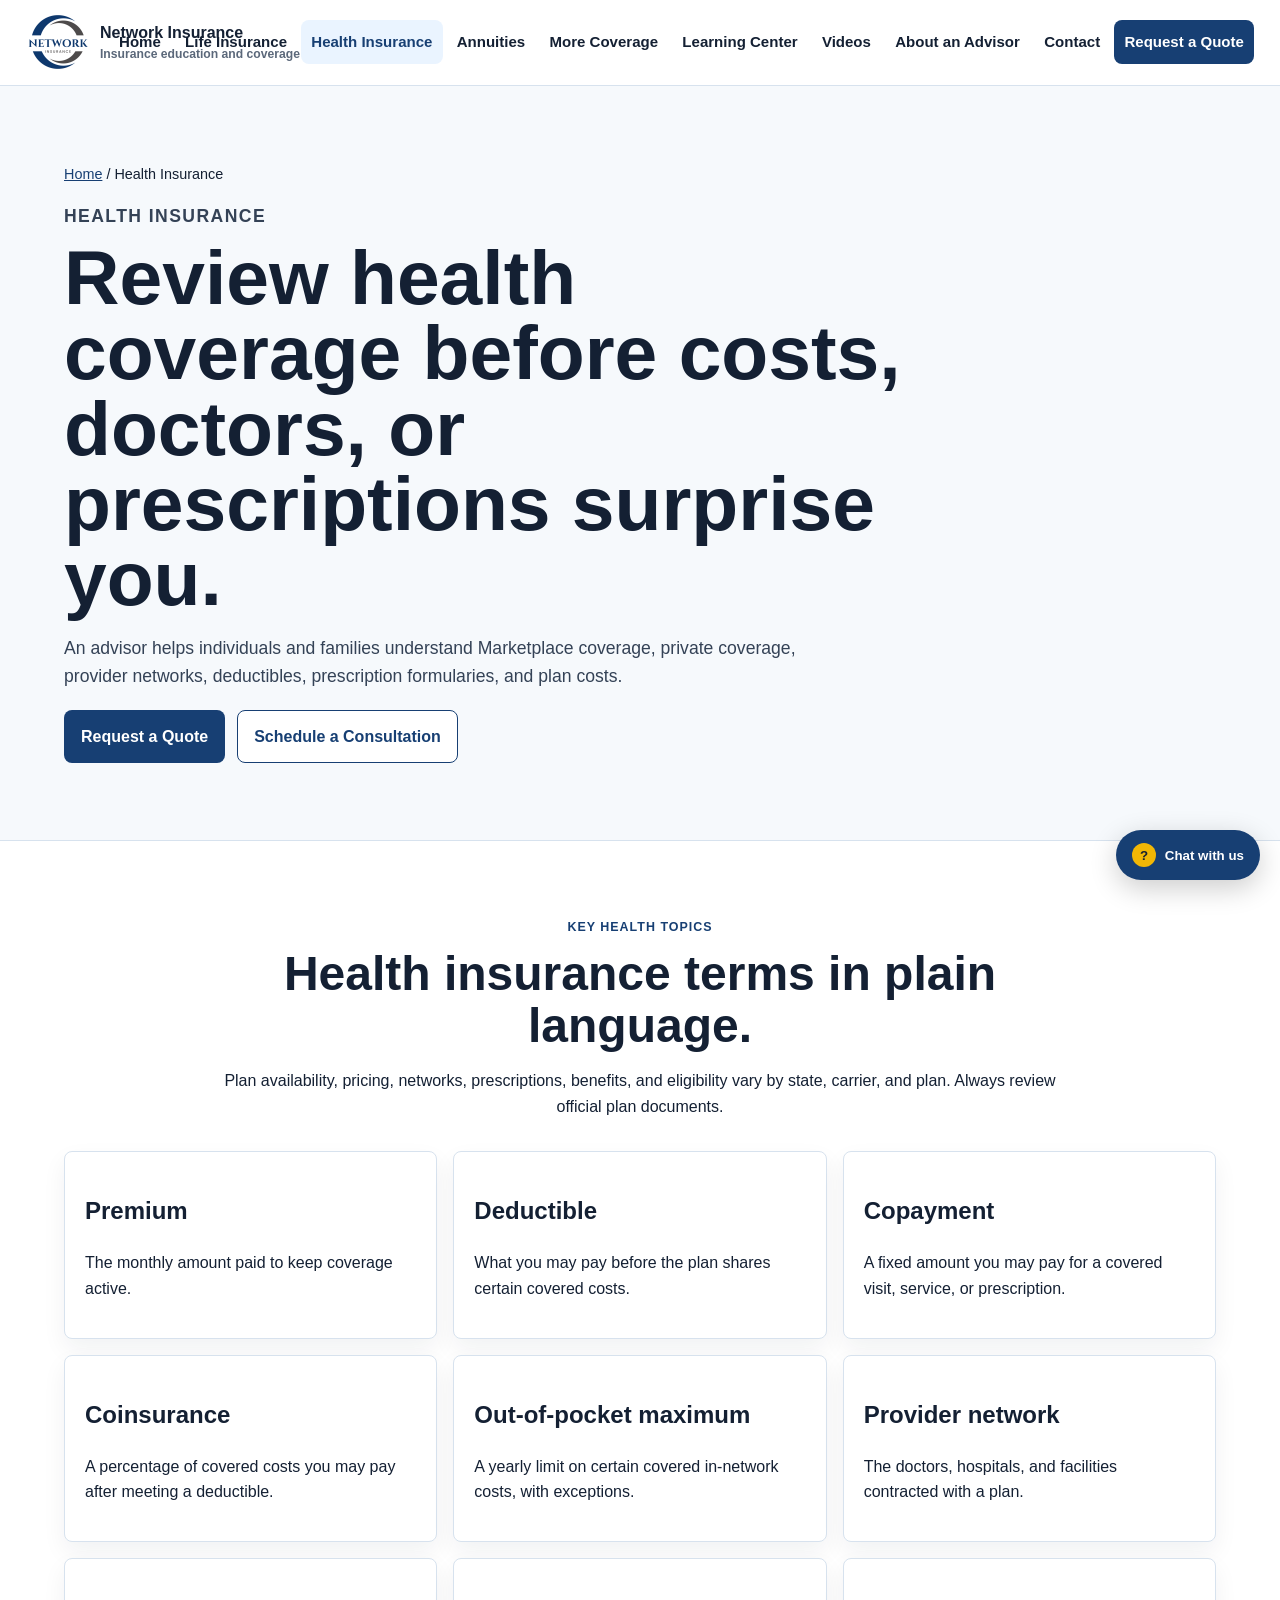
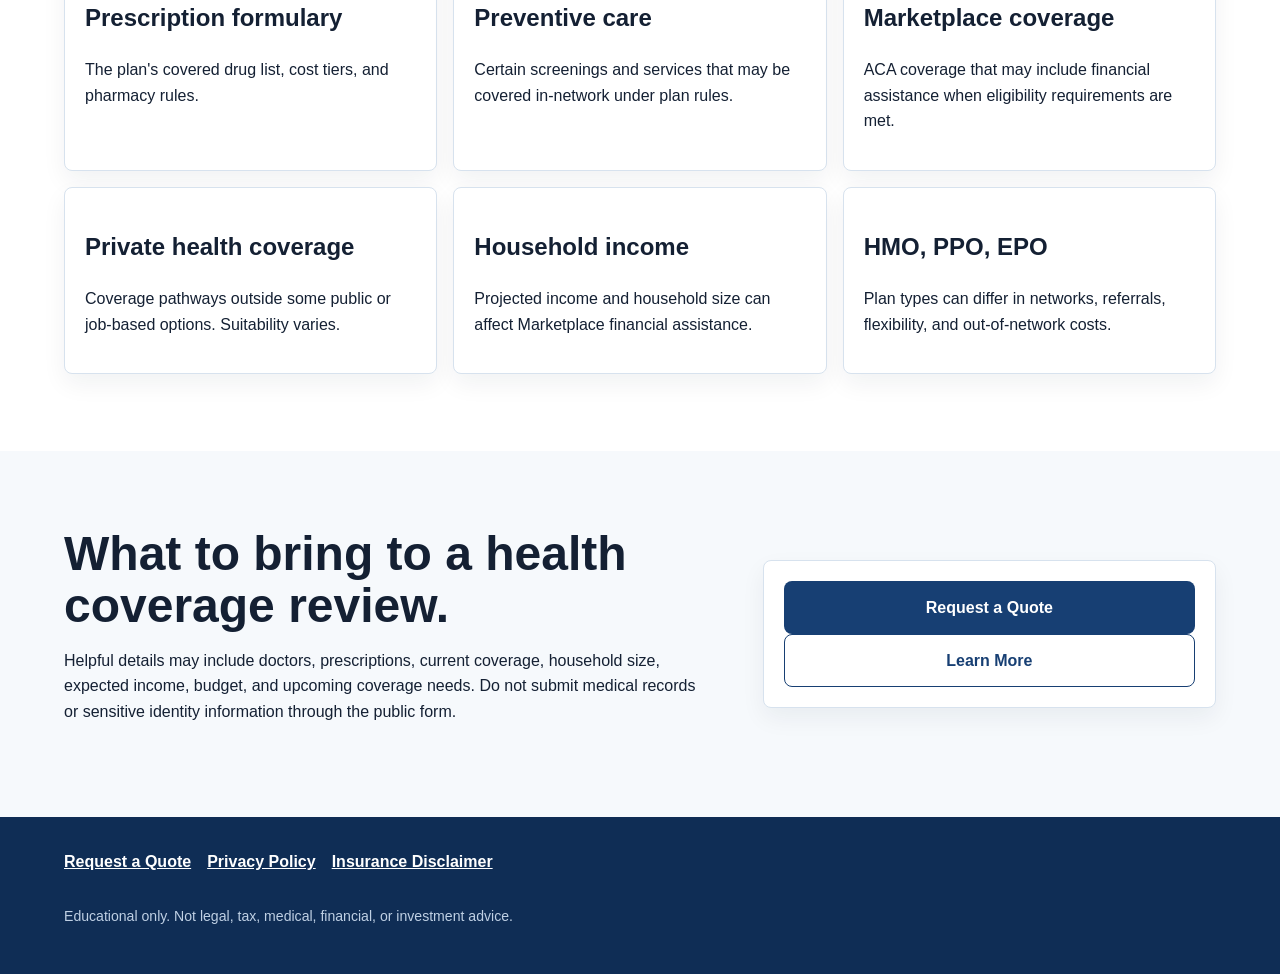
<file: health-insurance.html>
<!doctype html>
<html lang="en">
<head>
  <meta charset="utf-8">
  <meta name="viewport" content="width=device-width, initial-scale=1">
  <title>Health Insurance Guidance | Network Insurance</title>
  <meta name="description" content="Plain-language health insurance guidance for individuals and families, including Marketplace coverage, private coverage, deductibles, networks, prescriptions, and plan costs.">
  <link rel="canonical" href="https://networkinsurance.org/health-insurance.html">
  <meta property="og:title" content="Health Insurance Guidance | Network Insurance">
  <meta property="og:description" content="Learn health coverage basics and request a health insurance coverage review with an advisor.">
  <meta property="og:type" content="website">
  <meta property="og:url" content="https://networkinsurance.org/health-insurance.html">
  <link rel="icon" href="assets/network-insurance-logo-web.png" type="image/png">
  <link rel="stylesheet" href="styles.css">
  <link rel="stylesheet" href="assets/chatbox/chatbox.css">
</head>
<body>
  <a class="skip-link" href="#main">Skip to content</a>
  <header class="site-header">
    <a class="brand" href="index.html"><img src="assets/network-insurance-logo-web.png" width="72" height="72" alt=""><span><strong>Network Insurance</strong><small>Insurance education and coverage solutions</small></span></a>
    <button class="menu-toggle" type="button" aria-expanded="false" aria-controls="site-nav">Menu</button>
    <nav class="site-nav" id="site-nav" aria-label="Primary navigation">
      <a href="index.html">Home</a><a href="life-insurance.html">Life Insurance</a><a href="health-insurance.html" aria-current="page">Health Insurance</a><a href="annuities.html">Annuities</a><a href="supplemental-insurance.html">More Coverage</a><a href="learn.html">Learning Center</a><a href="videos.html">Videos</a><a href="about.html">About an Advisor</a><a href="contact.html">Contact</a><a class="nav-cta" href="contact.html">Request a Quote</a>
    </nav>
  </header>
  <main id="main">
    <section class="page-hero">
      <nav class="breadcrumb" aria-label="Breadcrumb"><a href="index.html">Home</a> / Health Insurance</nav>
      <p class="eyebrow">Health insurance</p>
      <h1>Review health coverage before costs, doctors, or prescriptions surprise you.</h1>
      <p>An advisor helps individuals and families understand Marketplace coverage, private coverage, provider networks, deductibles, prescription formularies, and plan costs.</p>
      <div class="button-row"><a class="button primary" href="contact.html">Request a Quote</a><a class="button secondary" href="https://calendar.app.google/1ixxjwaF9GHC75rNA" target="_blank" rel="noopener noreferrer">Schedule a Consultation</a></div>
    </section>
    <section class="section">
      <div class="section-heading"><p class="eyebrow">Key health topics</p><h2>Health insurance terms in plain language.</h2><p>Plan availability, pricing, networks, prescriptions, benefits, and eligibility vary by state, carrier, and plan. Always review official plan documents.</p></div>
      <div class="term-grid">
        <article><h2>Premium</h2><p>The monthly amount paid to keep coverage active.</p></article>
        <article><h2>Deductible</h2><p>What you may pay before the plan shares certain covered costs.</p></article>
        <article><h2>Copayment</h2><p>A fixed amount you may pay for a covered visit, service, or prescription.</p></article>
        <article><h2>Coinsurance</h2><p>A percentage of covered costs you may pay after meeting a deductible.</p></article>
        <article><h2>Out-of-pocket maximum</h2><p>A yearly limit on certain covered in-network costs, with exceptions.</p></article>
        <article><h2>Provider network</h2><p>The doctors, hospitals, and facilities contracted with a plan.</p></article>
        <article><h2>Prescription formulary</h2><p>The plan's covered drug list, cost tiers, and pharmacy rules.</p></article>
        <article><h2>Preventive care</h2><p>Certain screenings and services that may be covered in-network under plan rules.</p></article>
        <article><h2>Marketplace coverage</h2><p>ACA coverage that may include financial assistance when eligibility requirements are met.</p></article>
        <article><h2>Private health coverage</h2><p>Coverage pathways outside some public or job-based options. Suitability varies.</p></article>
        <article><h2>Household income</h2><p>Projected income and household size can affect Marketplace financial assistance.</p></article>
        <article><h2>HMO, PPO, EPO</h2><p>Plan types can differ in networks, referrals, flexibility, and out-of-network costs.</p></article>
      </div>
    </section>
    <section class="section review-panel split">
      <div><h2>What to bring to a health coverage review.</h2><p>Helpful details may include doctors, prescriptions, current coverage, household size, expected income, budget, and upcoming coverage needs. Do not submit medical records or sensitive identity information through the public form.</p></div>
      <div class="cta-card"><a class="button primary full" href="contact.html">Request a Quote</a><a class="button secondary full" href="learn.html">Learn More</a></div>
    </section>
  </main>
  <footer class="site-footer"><nav><a href="contact.html">Request a Quote</a><a href="privacy-policy.html">Privacy Policy</a><a href="insurance-disclaimer.html">Insurance Disclaimer</a></nav><p class="fine-print">Educational only. Not legal, tax, medical, financial, or investment advice.</p></footer>
  <script src="script.js" defer></script>
  <script src="assets/chatbox/chatbox-config.js"></script>
  <script src="assets/chatbox/chatbox.js?v=20260727-2" defer></script>
</body>
</html>
</file>
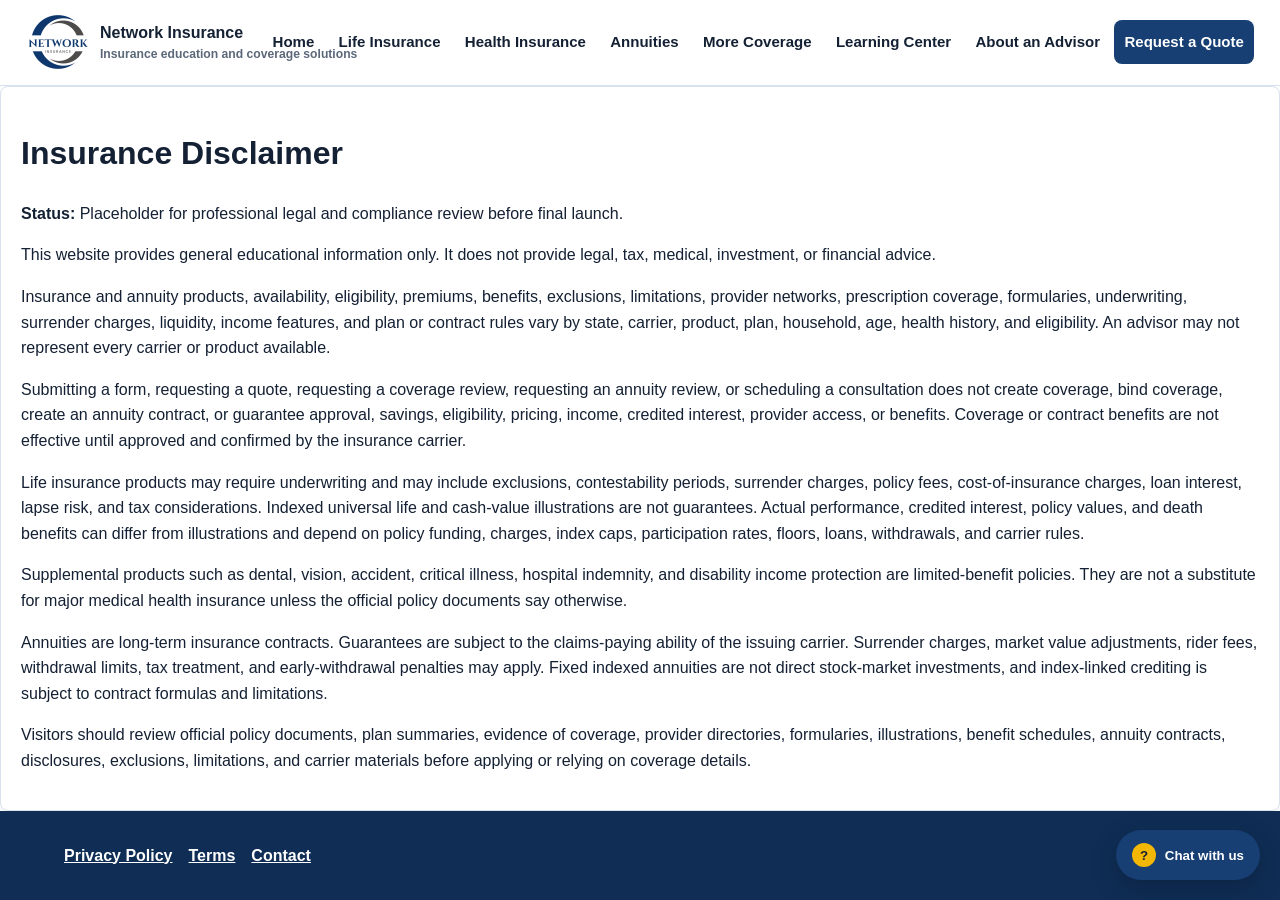
<file: insurance-disclaimer.html>
<!doctype html>
<html lang="en">
<head>
  <meta charset="utf-8">
  <meta name="viewport" content="width=device-width, initial-scale=1">
  <title>Insurance Disclaimer | Network Insurance</title>
  <meta name="description" content="General insurance and annuity disclaimer for Network Insurance life, health, annuity, and supplemental education.">
  <link rel="canonical" href="https://networkinsurance.org/insurance-disclaimer.html">
  <link rel="icon" href="assets/network-insurance-logo-web.png" type="image/png">
  <link rel="stylesheet" href="styles.css">
  <link rel="stylesheet" href="assets/chatbox/chatbox.css">
</head>
<body>
  <a class="skip-link" href="#main">Skip to content</a>
  <header class="site-header">
    <a class="brand" href="index.html"><img src="assets/network-insurance-logo-web.png" width="72" height="72" alt=""><span><strong>Network Insurance</strong><small>Insurance education and coverage solutions</small></span></a>
    <button class="menu-toggle" type="button" aria-expanded="false" aria-controls="site-nav">Menu</button>
    <nav class="site-nav" id="site-nav" aria-label="Primary navigation">
      <a href="index.html">Home</a><a href="life-insurance.html">Life Insurance</a><a href="health-insurance.html">Health Insurance</a><a href="annuities.html">Annuities</a><a href="supplemental-insurance.html">More Coverage</a><a href="learn.html">Learning Center</a><a href="about.html">About an Advisor</a><a href="contact.html" class="nav-cta">Request a Quote</a>
    </nav>
  </header>
  <main id="main" class="section legal-card">
    <h1>Insurance Disclaimer</h1>
    <p><strong>Status:</strong> Placeholder for professional legal and compliance review before final launch.</p>
    <p>This website provides general educational information only. It does not provide legal, tax, medical, investment, or financial advice.</p>
    <p>Insurance and annuity products, availability, eligibility, premiums, benefits, exclusions, limitations, provider networks, prescription coverage, formularies, underwriting, surrender charges, liquidity, income features, and plan or contract rules vary by state, carrier, product, plan, household, age, health history, and eligibility. An advisor may not represent every carrier or product available.</p>
    <p>Submitting a form, requesting a quote, requesting a coverage review, requesting an annuity review, or scheduling a consultation does not create coverage, bind coverage, create an annuity contract, or guarantee approval, savings, eligibility, pricing, income, credited interest, provider access, or benefits. Coverage or contract benefits are not effective until approved and confirmed by the insurance carrier.</p>
    <p>Life insurance products may require underwriting and may include exclusions, contestability periods, surrender charges, policy fees, cost-of-insurance charges, loan interest, lapse risk, and tax considerations. Indexed universal life and cash-value illustrations are not guarantees. Actual performance, credited interest, policy values, and death benefits can differ from illustrations and depend on policy funding, charges, index caps, participation rates, floors, loans, withdrawals, and carrier rules.</p>
    <p>Supplemental products such as dental, vision, accident, critical illness, hospital indemnity, and disability income protection are limited-benefit policies. They are not a substitute for major medical health insurance unless the official policy documents say otherwise.</p>
    <p>Annuities are long-term insurance contracts. Guarantees are subject to the claims-paying ability of the issuing carrier. Surrender charges, market value adjustments, rider fees, withdrawal limits, tax treatment, and early-withdrawal penalties may apply. Fixed indexed annuities are not direct stock-market investments, and index-linked crediting is subject to contract formulas and limitations.</p>
    <p>Visitors should review official policy documents, plan summaries, evidence of coverage, provider directories, formularies, illustrations, benefit schedules, annuity contracts, disclosures, exclusions, limitations, and carrier materials before applying or relying on coverage details.</p>
  </main>
  <footer class="site-footer"><nav><a href="privacy-policy.html">Privacy Policy</a><a href="terms.html">Terms</a><a href="contact.html">Contact</a></nav></footer>
  <script src="script.js" defer></script>
  <script src="assets/chatbox/chatbox-config.js"></script>
  <script src="assets/chatbox/chatbox.js?v=20260727-2" defer></script>
</body>
</html>
</file>
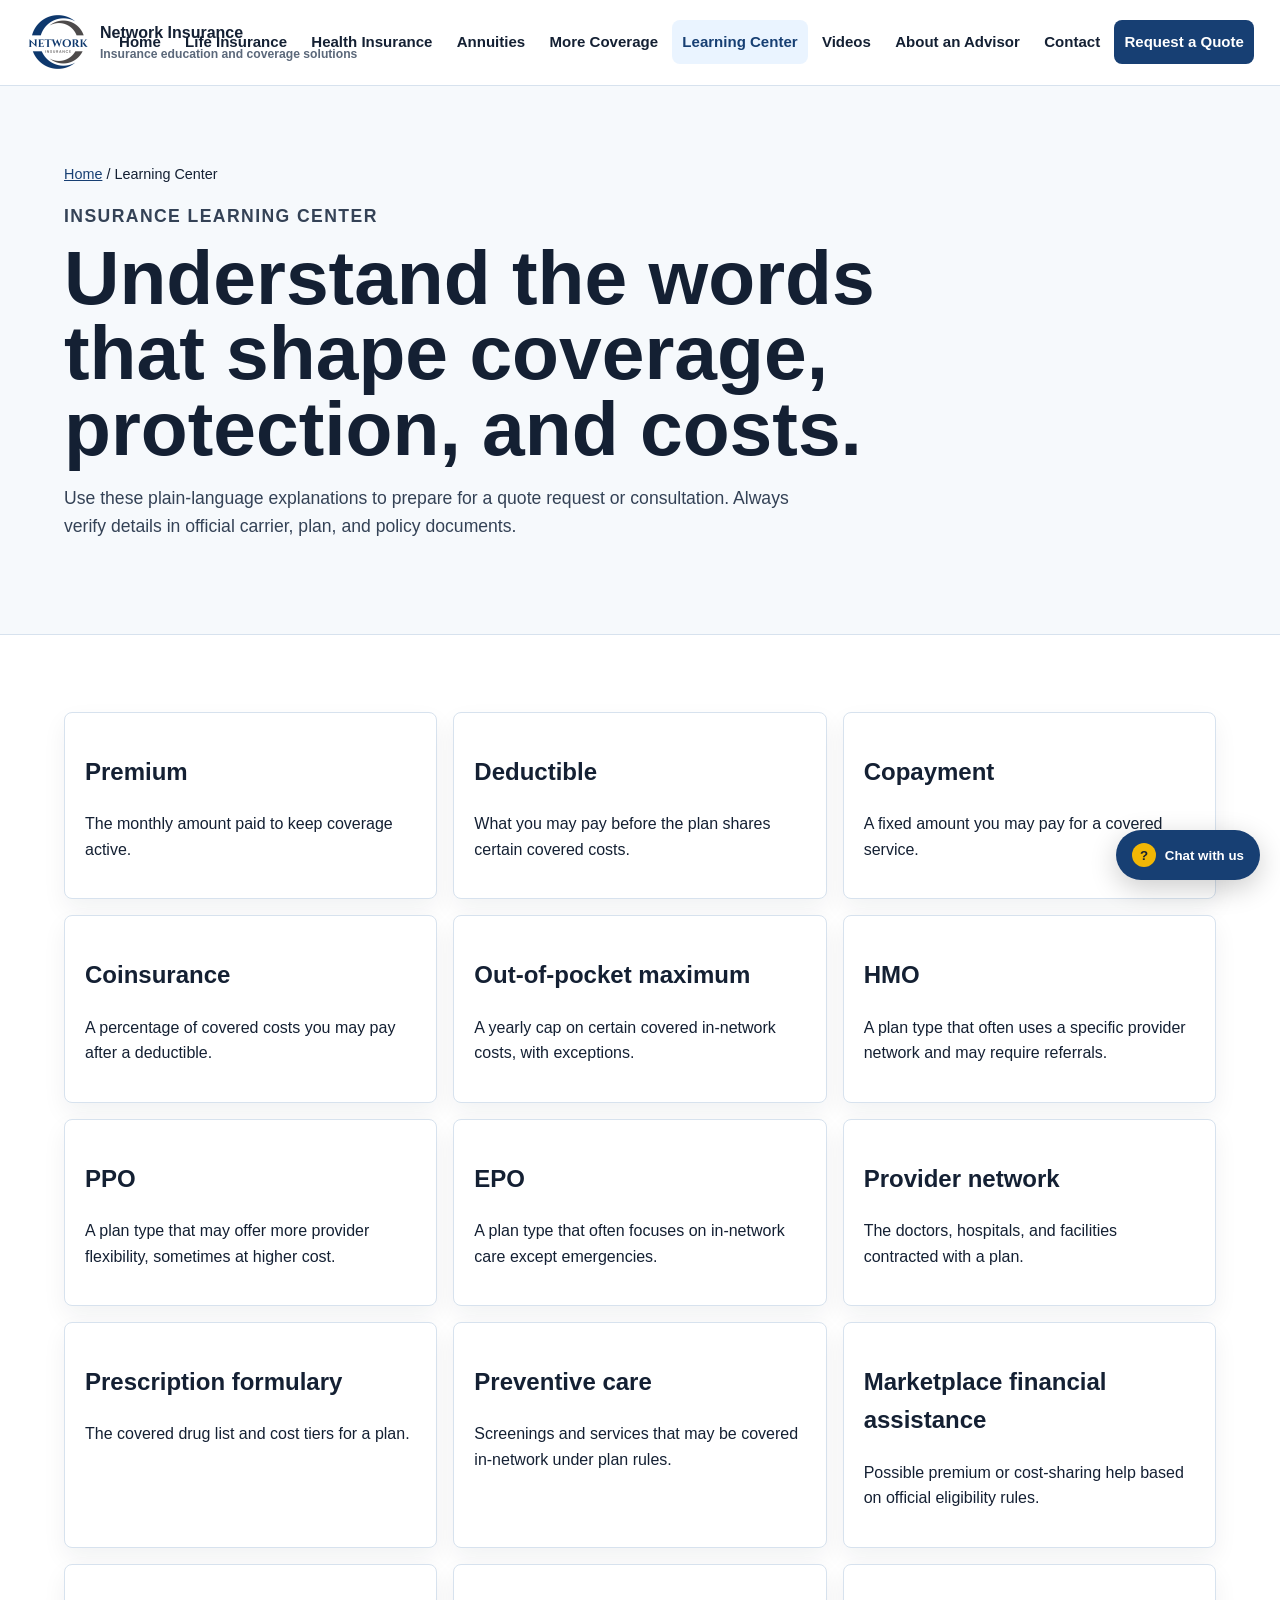
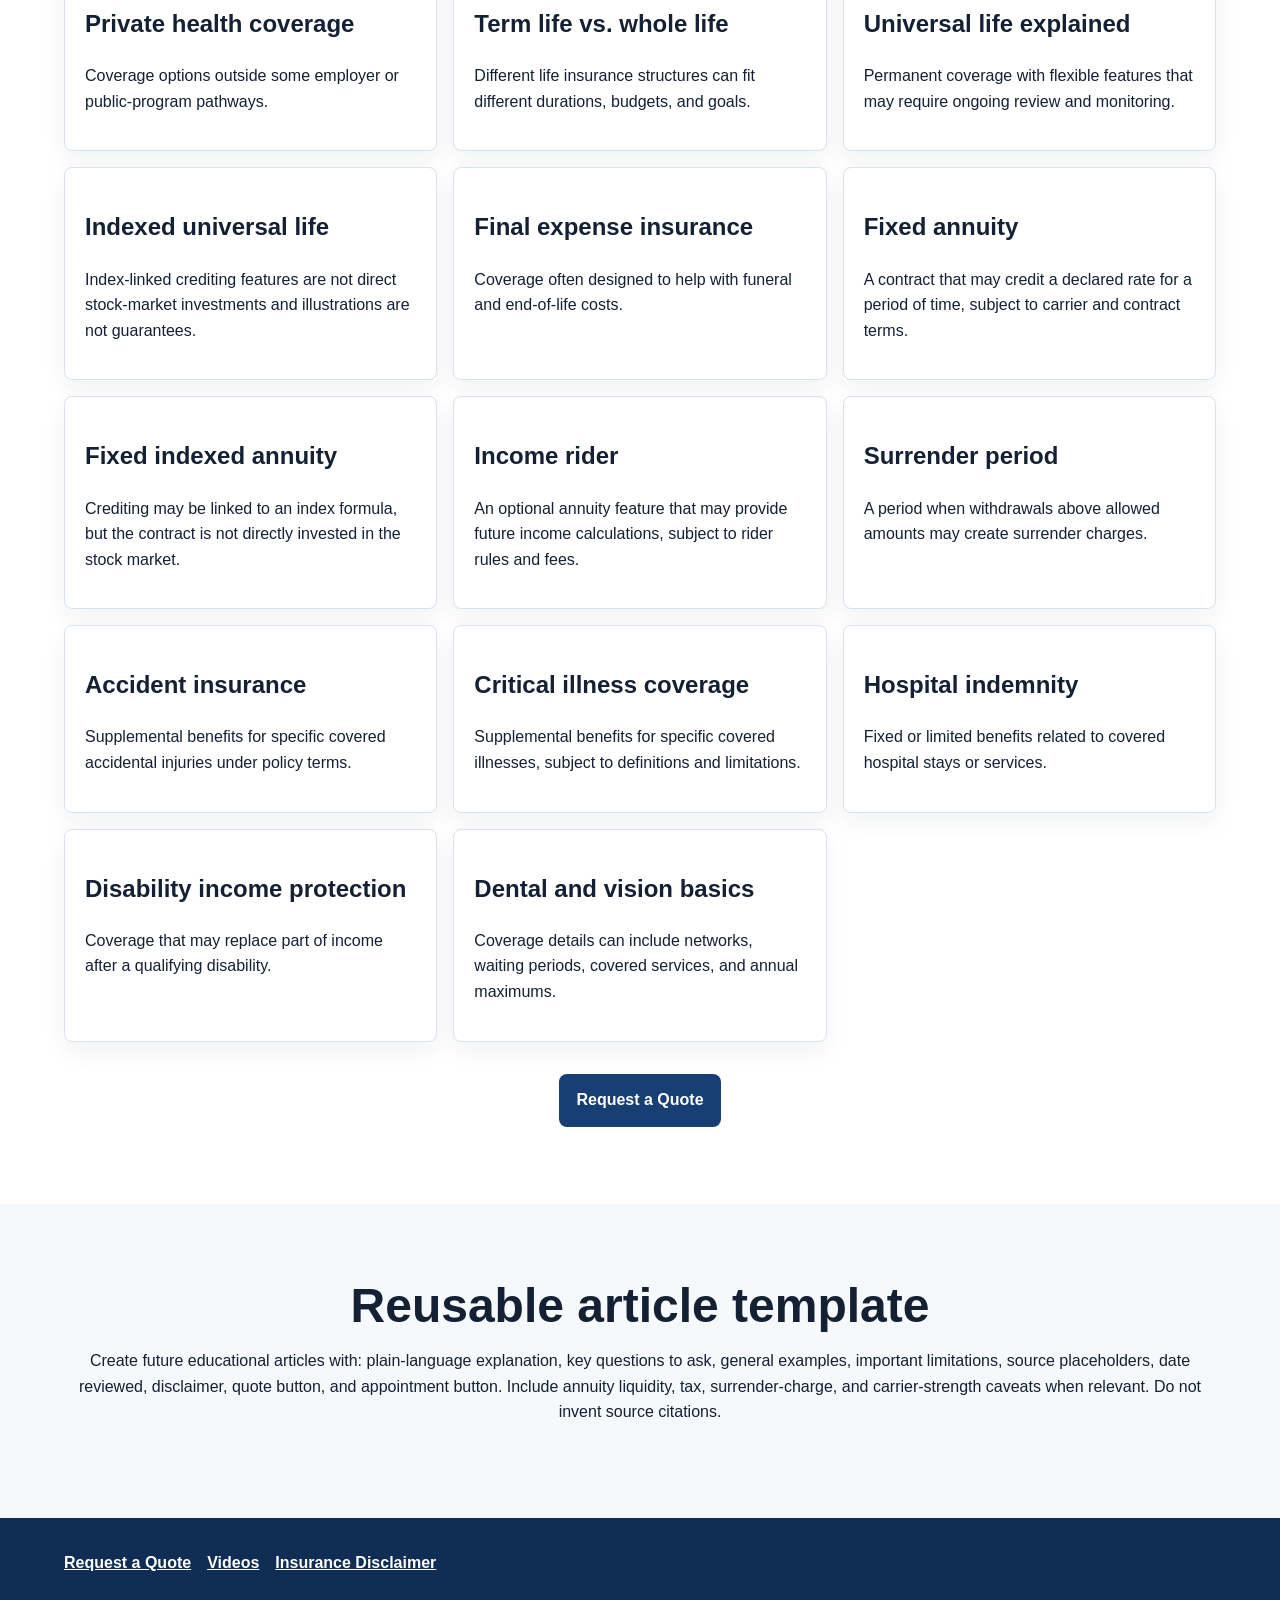
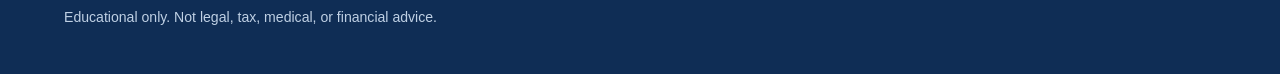
<file: learn.html>
<!doctype html>
<html lang="en">
<head>
  <meta charset="utf-8"><meta name="viewport" content="width=device-width, initial-scale=1">
  <title>Insurance Learning Center | Network Insurance</title>
  <meta name="description" content="Learn life insurance, health insurance, annuity, and supplemental insurance basics in plain language with Network Insurance.">
  <link rel="canonical" href="https://networkinsurance.org/learn.html">
  <link rel="icon" href="assets/network-insurance-logo-web.png" type="image/png">
  <link rel="stylesheet" href="styles.css">
  <script type="application/ld+json">{"@context":"https://schema.org","@type":"FAQPage","mainEntity":[{"@type":"Question","name":"What is a deductible?","acceptedAnswer":{"@type":"Answer","text":"A deductible is what you may pay before a plan starts sharing certain covered costs. Plan details vary."}},{"@type":"Question","name":"Can I keep my doctor?","acceptedAnswer":{"@type":"Answer","text":"Provider networks vary by plan and may change. Verify with the plan, provider, and official plan documents."}}]}</script>
  <link rel="stylesheet" href="assets/chatbox/chatbox.css">
</head>
<body>
  <a class="skip-link" href="#main">Skip to content</a>
  <header class="site-header"><a class="brand" href="index.html"><img src="assets/network-insurance-logo-web.png" width="72" height="72" alt=""><span><strong>Network Insurance</strong><small>Insurance education and coverage solutions</small></span></a><button class="menu-toggle" type="button" aria-expanded="false" aria-controls="site-nav">Menu</button><nav class="site-nav" id="site-nav" aria-label="Primary navigation"><a href="index.html">Home</a><a href="life-insurance.html">Life Insurance</a><a href="health-insurance.html">Health Insurance</a><a href="annuities.html">Annuities</a><a href="supplemental-insurance.html">More Coverage</a><a href="learn.html" aria-current="page">Learning Center</a><a href="videos.html">Videos</a><a href="about.html">About an Advisor</a><a href="contact.html">Contact</a><a class="nav-cta" href="contact.html">Request a Quote</a></nav></header>
  <main id="main">
    <section class="page-hero"><nav class="breadcrumb" aria-label="Breadcrumb"><a href="index.html">Home</a> / Learning Center</nav><p class="eyebrow">Insurance learning center</p><h1>Understand the words that shape coverage, protection, and costs.</h1><p>Use these plain-language explanations to prepare for a quote request or consultation. Always verify details in official carrier, plan, and policy documents.</p></section>
    <section class="section"><div class="term-grid">
      <article><h2>Premium</h2><p>The monthly amount paid to keep coverage active.</p></article>
      <article><h2>Deductible</h2><p>What you may pay before the plan shares certain covered costs.</p></article>
      <article><h2>Copayment</h2><p>A fixed amount you may pay for a covered service.</p></article>
      <article><h2>Coinsurance</h2><p>A percentage of covered costs you may pay after a deductible.</p></article>
      <article><h2>Out-of-pocket maximum</h2><p>A yearly cap on certain covered in-network costs, with exceptions.</p></article>
      <article><h2>HMO</h2><p>A plan type that often uses a specific provider network and may require referrals.</p></article>
      <article><h2>PPO</h2><p>A plan type that may offer more provider flexibility, sometimes at higher cost.</p></article>
      <article><h2>EPO</h2><p>A plan type that often focuses on in-network care except emergencies.</p></article>
      <article><h2>Provider network</h2><p>The doctors, hospitals, and facilities contracted with a plan.</p></article>
      <article><h2>Prescription formulary</h2><p>The covered drug list and cost tiers for a plan.</p></article>
      <article><h2>Preventive care</h2><p>Screenings and services that may be covered in-network under plan rules.</p></article>
      <article><h2>Marketplace financial assistance</h2><p>Possible premium or cost-sharing help based on official eligibility rules.</p></article>
      <article><h2>Private health coverage</h2><p>Coverage options outside some employer or public-program pathways.</p></article>
      <article><h2>Term life vs. whole life</h2><p>Different life insurance structures can fit different durations, budgets, and goals.</p></article>
      <article><h2>Universal life explained</h2><p>Permanent coverage with flexible features that may require ongoing review and monitoring.</p></article>
      <article><h2>Indexed universal life</h2><p>Index-linked crediting features are not direct stock-market investments and illustrations are not guarantees.</p></article>
      <article><h2>Final expense insurance</h2><p>Coverage often designed to help with funeral and end-of-life costs.</p></article>
      <article><h2>Fixed annuity</h2><p>A contract that may credit a declared rate for a period of time, subject to carrier and contract terms.</p></article>
      <article><h2>Fixed indexed annuity</h2><p>Crediting may be linked to an index formula, but the contract is not directly invested in the stock market.</p></article>
      <article><h2>Income rider</h2><p>An optional annuity feature that may provide future income calculations, subject to rider rules and fees.</p></article>
      <article><h2>Surrender period</h2><p>A period when withdrawals above allowed amounts may create surrender charges.</p></article>
      <article><h2>Accident insurance</h2><p>Supplemental benefits for specific covered accidental injuries under policy terms.</p></article>
      <article><h2>Critical illness coverage</h2><p>Supplemental benefits for specific covered illnesses, subject to definitions and limitations.</p></article>
      <article><h2>Hospital indemnity</h2><p>Fixed or limited benefits related to covered hospital stays or services.</p></article>
      <article><h2>Disability income protection</h2><p>Coverage that may replace part of income after a qualifying disability.</p></article>
      <article><h2>Dental and vision basics</h2><p>Coverage details can include networks, waiting periods, covered services, and annual maximums.</p></article>
    </div><div class="center-cta"><a class="button primary" href="contact.html">Request a Quote</a></div></section>
    <section class="section broker-link"><h2>Reusable article template</h2><p>Create future educational articles with: plain-language explanation, key questions to ask, general examples, important limitations, source placeholders, date reviewed, disclaimer, quote button, and appointment button. Include annuity liquidity, tax, surrender-charge, and carrier-strength caveats when relevant. Do not invent source citations.</p></section>
  </main>
  <footer class="site-footer"><nav><a href="contact.html">Request a Quote</a><a href="videos.html">Videos</a><a href="insurance-disclaimer.html">Insurance Disclaimer</a></nav><p class="fine-print">Educational only. Not legal, tax, medical, or financial advice.</p></footer>
  <script src="script.js" defer></script>
  <script src="assets/chatbox/chatbox-config.js"></script>
  <script src="assets/chatbox/chatbox.js?v=20260727-2" defer></script>
</body>
</html>
</file>
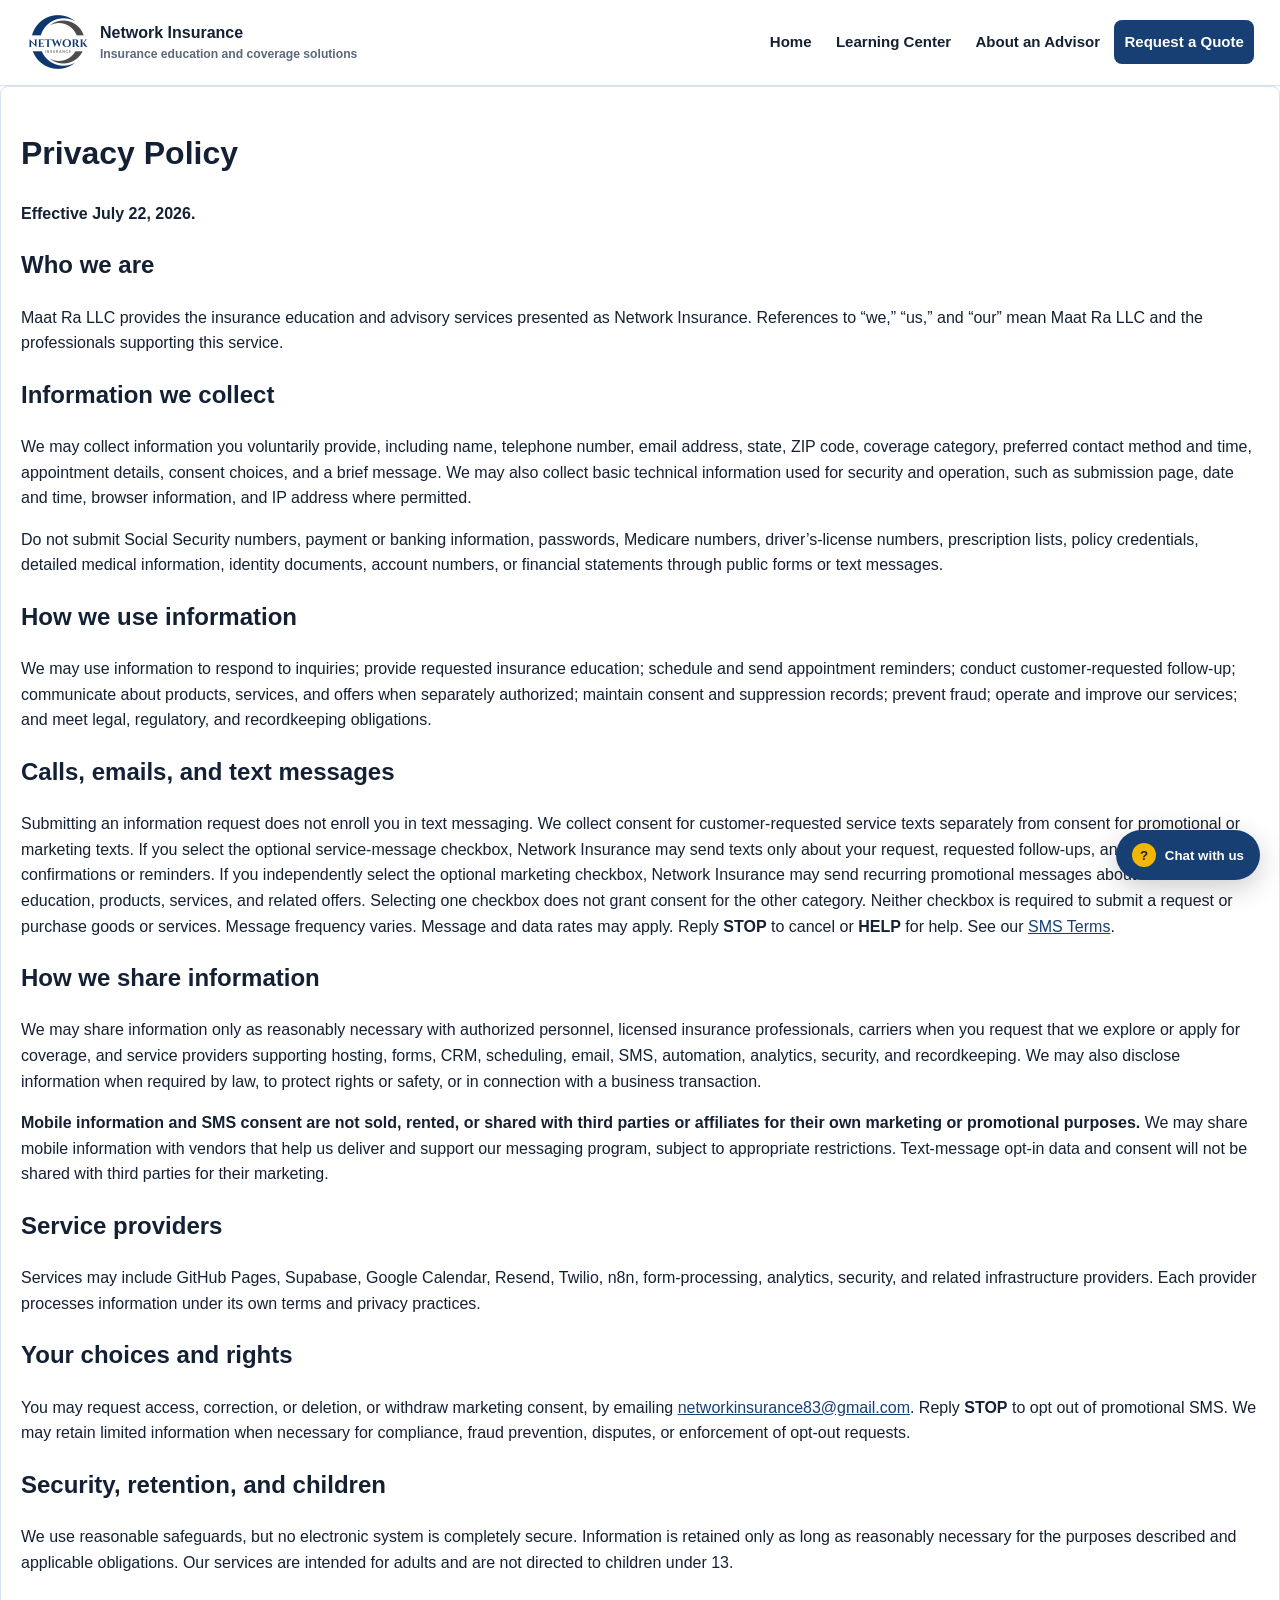
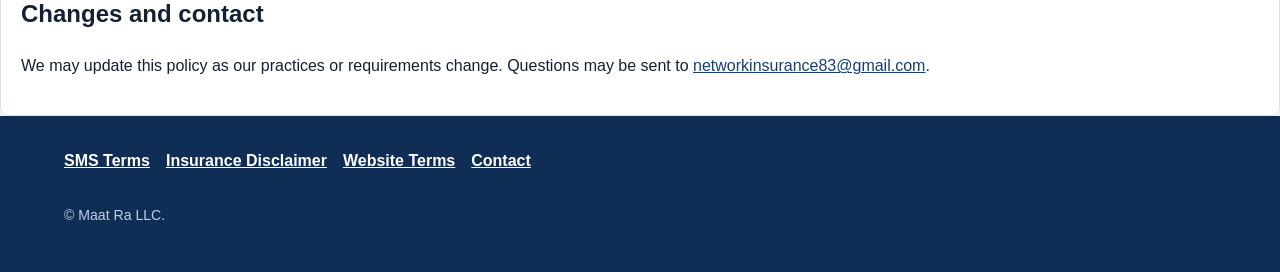
<file: privacy-policy.html>
<!doctype html><html lang="en"><head><meta charset="utf-8"><meta name="viewport" content="width=device-width, initial-scale=1"><title>Privacy Policy | Network Insurance</title><meta name="description" content="Privacy policy for Network Insurance, a service of Maat Ra LLC."><link rel="canonical" href="https://networkinsurance.org/privacy-policy.html"><link rel="icon" href="assets/network-insurance-logo-web.png" type="image/png"><link rel="stylesheet" href="styles.css">  <link rel="stylesheet" href="assets/chatbox/chatbox.css">
</head><body>
<a class="skip-link" href="#main">Skip to content</a><header class="site-header"><a class="brand" href="index.html"><img src="assets/network-insurance-logo-web.png" width="72" height="72" alt=""><span><strong>Network Insurance</strong><small>Insurance education and coverage solutions</small></span></a><button class="menu-toggle" type="button" aria-expanded="false" aria-controls="site-nav">Menu</button><nav class="site-nav" id="site-nav" aria-label="Primary navigation"><a href="index.html">Home</a><a href="learn.html">Learning Center</a><a href="about.html">About an Advisor</a><a href="contact.html" class="nav-cta">Request a Quote</a></nav></header>
<main id="main" class="section legal-card"><h1>Privacy Policy</h1><p><strong>Effective July 22, 2026.</strong></p>
<h2>Who we are</h2><p>Maat Ra LLC provides the insurance education and advisory services presented as Network Insurance. References to “we,” “us,” and “our” mean Maat Ra LLC and the professionals supporting this service.</p>
<h2>Information we collect</h2><p>We may collect information you voluntarily provide, including name, telephone number, email address, state, ZIP code, coverage category, preferred contact method and time, appointment details, consent choices, and a brief message. We may also collect basic technical information used for security and operation, such as submission page, date and time, browser information, and IP address where permitted.</p><p>Do not submit Social Security numbers, payment or banking information, passwords, Medicare numbers, driver’s-license numbers, prescription lists, policy credentials, detailed medical information, identity documents, account numbers, or financial statements through public forms or text messages.</p>
<h2>How we use information</h2><p>We may use information to respond to inquiries; provide requested insurance education; schedule and send appointment reminders; conduct customer-requested follow-up; communicate about products, services, and offers when separately authorized; maintain consent and suppression records; prevent fraud; operate and improve our services; and meet legal, regulatory, and recordkeeping obligations.</p>
<h2>Calls, emails, and text messages</h2><p>Submitting an information request does not enroll you in text messaging. We collect consent for customer-requested service texts separately from consent for promotional or marketing texts. If you select the optional service-message checkbox, Network Insurance may send texts only about your request, requested follow-ups, and appointment confirmations or reminders. If you independently select the optional marketing checkbox, Network Insurance may send recurring promotional messages about insurance education, products, services, and related offers. Selecting one checkbox does not grant consent for the other category. Neither checkbox is required to submit a request or purchase goods or services. Message frequency varies. Message and data rates may apply. Reply <strong>STOP</strong> to cancel or <strong>HELP</strong> for help. See our <a href="sms-terms.html">SMS Terms</a>.</p>
<h2>How we share information</h2><p>We may share information only as reasonably necessary with authorized personnel, licensed insurance professionals, carriers when you request that we explore or apply for coverage, and service providers supporting hosting, forms, CRM, scheduling, email, SMS, automation, analytics, security, and recordkeeping. We may also disclose information when required by law, to protect rights or safety, or in connection with a business transaction.</p><p><strong>Mobile information and SMS consent are not sold, rented, or shared with third parties or affiliates for their own marketing or promotional purposes.</strong> We may share mobile information with vendors that help us deliver and support our messaging program, subject to appropriate restrictions. Text-message opt-in data and consent will not be shared with third parties for their marketing.</p>
<h2>Service providers</h2><p>Services may include GitHub Pages, Supabase, Google Calendar, Resend, Twilio, n8n, form-processing, analytics, security, and related infrastructure providers. Each provider processes information under its own terms and privacy practices.</p>
<h2>Your choices and rights</h2><p>You may request access, correction, or deletion, or withdraw marketing consent, by emailing <a href="mailto:networkinsurance83@gmail.com">networkinsurance83@gmail.com</a>. Reply <strong>STOP</strong> to opt out of promotional SMS. We may retain limited information when necessary for compliance, fraud prevention, disputes, or enforcement of opt-out requests.</p>
<h2>Security, retention, and children</h2><p>We use reasonable safeguards, but no electronic system is completely secure. Information is retained only as long as reasonably necessary for the purposes described and applicable obligations. Our services are intended for adults and are not directed to children under 13.</p>
<h2>Changes and contact</h2><p>We may update this policy as our practices or requirements change. Questions may be sent to <a href="mailto:networkinsurance83@gmail.com">networkinsurance83@gmail.com</a>.</p></main>
<footer class="site-footer"><nav><a href="sms-terms.html">SMS Terms</a><a href="insurance-disclaimer.html">Insurance Disclaimer</a><a href="terms.html">Website Terms</a><a href="contact.html">Contact</a></nav><p class="fine-print">© Maat Ra LLC.</p></footer><script src="script.js" defer></script>  <script src="assets/chatbox/chatbox-config.js"></script>
  <script src="assets/chatbox/chatbox.js?v=20260727-2" defer></script>
</body></html>
</file>
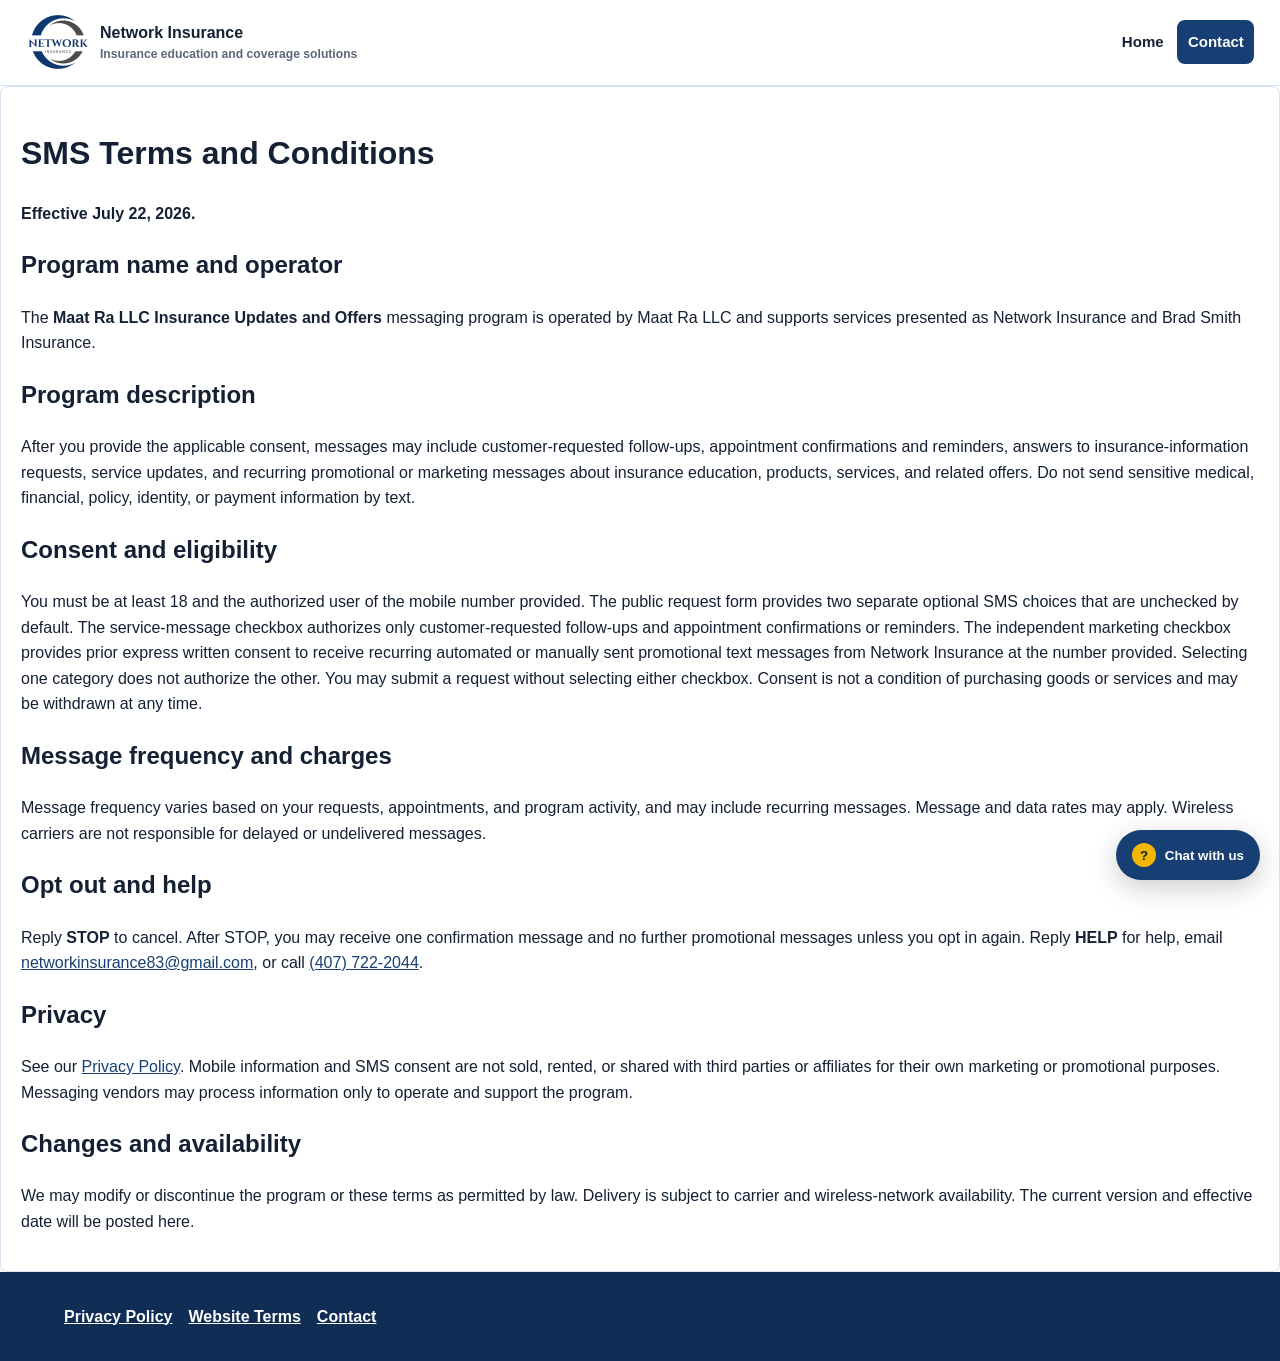
<file: sms-terms.html>
<!doctype html><html lang="en"><head><meta charset="utf-8"><meta name="viewport" content="width=device-width, initial-scale=1"><title>SMS Terms | Network Insurance</title><meta name="description" content="Terms for Maat Ra LLC insurance updates and offers by SMS."><link rel="canonical" href="https://networkinsurance.org/sms-terms.html"><link rel="icon" href="assets/network-insurance-logo-web.png" type="image/png"><link rel="stylesheet" href="styles.css">  <link rel="stylesheet" href="assets/chatbox/chatbox.css">
</head><body>
<a class="skip-link" href="#main">Skip to content</a><header class="site-header"><a class="brand" href="index.html"><img src="assets/network-insurance-logo-web.png" width="72" height="72" alt=""><span><strong>Network Insurance</strong><small>Insurance education and coverage solutions</small></span></a><nav class="site-nav" aria-label="Primary navigation"><a href="index.html">Home</a><a href="contact.html" class="nav-cta">Contact</a></nav></header>
<main id="main" class="section legal-card"><h1>SMS Terms and Conditions</h1><p><strong>Effective July 22, 2026.</strong></p>
<h2>Program name and operator</h2><p>The <strong>Maat Ra LLC Insurance Updates and Offers</strong> messaging program is operated by Maat Ra LLC and supports services presented as Network Insurance and Brad Smith Insurance.</p>
<h2>Program description</h2><p>After you provide the applicable consent, messages may include customer-requested follow-ups, appointment confirmations and reminders, answers to insurance-information requests, service updates, and recurring promotional or marketing messages about insurance education, products, services, and related offers. Do not send sensitive medical, financial, policy, identity, or payment information by text.</p>
<h2>Consent and eligibility</h2><p>You must be at least 18 and the authorized user of the mobile number provided. The public request form provides two separate optional SMS choices that are unchecked by default. The service-message checkbox authorizes only customer-requested follow-ups and appointment confirmations or reminders. The independent marketing checkbox provides prior express written consent to receive recurring automated or manually sent promotional text messages from Network Insurance at the number provided. Selecting one category does not authorize the other. You may submit a request without selecting either checkbox. Consent is not a condition of purchasing goods or services and may be withdrawn at any time.</p>
<h2>Message frequency and charges</h2><p>Message frequency varies based on your requests, appointments, and program activity, and may include recurring messages. Message and data rates may apply. Wireless carriers are not responsible for delayed or undelivered messages.</p>
<h2>Opt out and help</h2><p>Reply <strong>STOP</strong> to cancel. After STOP, you may receive one confirmation message and no further promotional messages unless you opt in again. Reply <strong>HELP</strong> for help, email <a href="mailto:networkinsurance83@gmail.com">networkinsurance83@gmail.com</a>, or call <a href="tel:+14077222044">(407) 722-2044</a>.</p>
<h2>Privacy</h2><p>See our <a href="privacy-policy.html">Privacy Policy</a>. Mobile information and SMS consent are not sold, rented, or shared with third parties or affiliates for their own marketing or promotional purposes. Messaging vendors may process information only to operate and support the program.</p>
<h2>Changes and availability</h2><p>We may modify or discontinue the program or these terms as permitted by law. Delivery is subject to carrier and wireless-network availability. The current version and effective date will be posted here.</p></main>
<footer class="site-footer"><nav><a href="privacy-policy.html">Privacy Policy</a><a href="terms.html">Website Terms</a><a href="contact.html">Contact</a></nav></footer><script src="script.js" defer></script>  <script src="assets/chatbox/chatbox-config.js"></script>
  <script src="assets/chatbox/chatbox.js?v=20260727-2" defer></script>
</body></html>
</file>
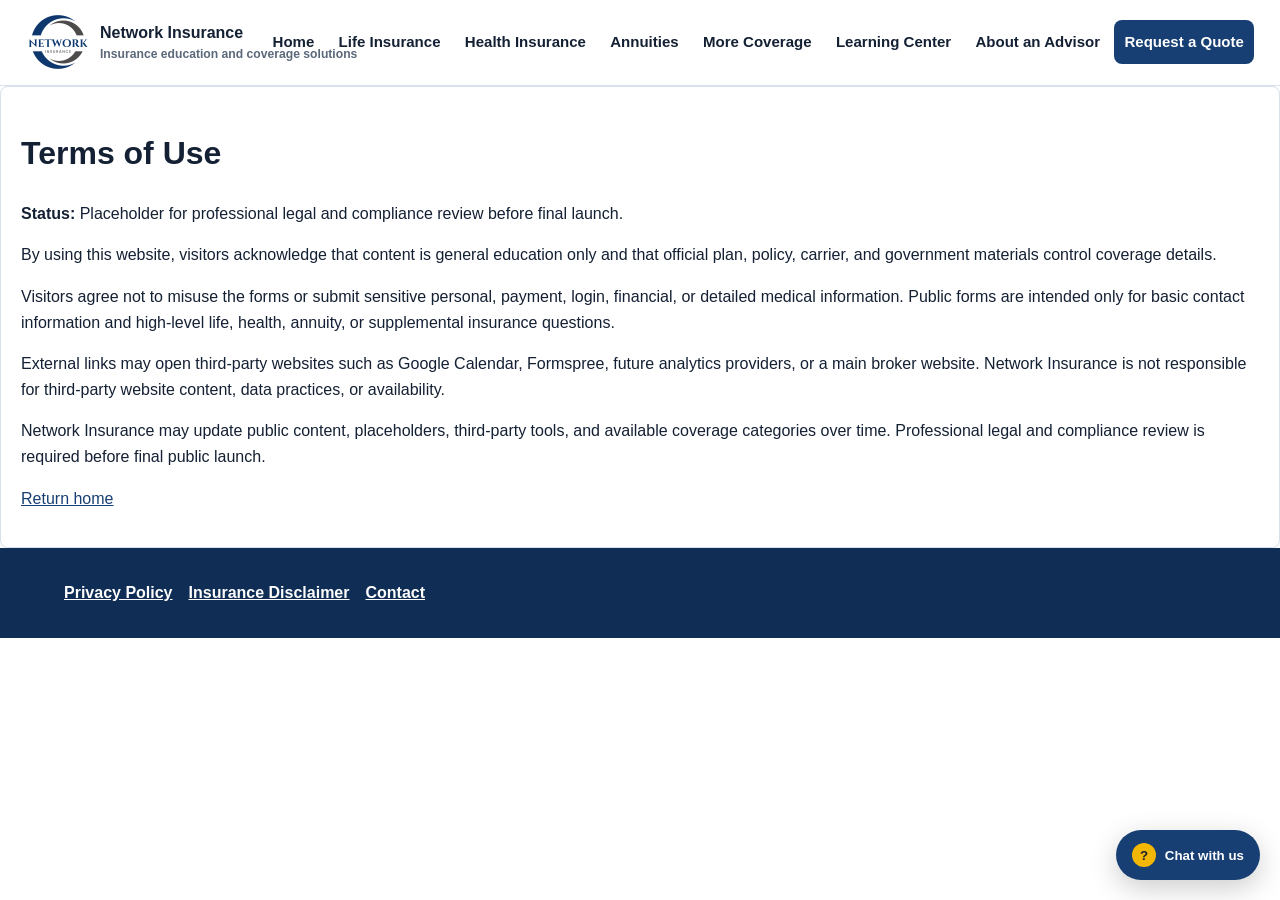
<file: terms.html>
<!doctype html>
<html lang="en">
<head>
  <meta charset="utf-8">
  <meta name="viewport" content="width=device-width, initial-scale=1">
  <title>Terms | Network Insurance</title>
  <meta name="description" content="Network Insurance website terms placeholder for insurance and annuity education and coverage requests.">
  <link rel="canonical" href="https://networkinsurance.org/terms.html">
  <link rel="icon" href="assets/network-insurance-logo-web.png" type="image/png">
  <link rel="stylesheet" href="styles.css">
  <link rel="stylesheet" href="assets/chatbox/chatbox.css">
</head>
<body>
  <a class="skip-link" href="#main">Skip to content</a>
  <header class="site-header">
    <a class="brand" href="index.html"><img src="assets/network-insurance-logo-web.png" width="72" height="72" alt=""><span><strong>Network Insurance</strong><small>Insurance education and coverage solutions</small></span></a>
    <button class="menu-toggle" type="button" aria-expanded="false" aria-controls="site-nav">Menu</button>
    <nav class="site-nav" id="site-nav" aria-label="Primary navigation">
      <a href="index.html">Home</a><a href="life-insurance.html">Life Insurance</a><a href="health-insurance.html">Health Insurance</a><a href="annuities.html">Annuities</a><a href="supplemental-insurance.html">More Coverage</a><a href="learn.html">Learning Center</a><a href="about.html">About an Advisor</a><a href="contact.html" class="nav-cta">Request a Quote</a>
    </nav>
  </header>
  <main id="main" class="section legal-card">
    <h1>Terms of Use</h1>
    <p><strong>Status:</strong> Placeholder for professional legal and compliance review before final launch.</p>
    <p>By using this website, visitors acknowledge that content is general education only and that official plan, policy, carrier, and government materials control coverage details.</p>
    <p>Visitors agree not to misuse the forms or submit sensitive personal, payment, login, financial, or detailed medical information. Public forms are intended only for basic contact information and high-level life, health, annuity, or supplemental insurance questions.</p>
    <p>External links may open third-party websites such as Google Calendar, Formspree, future analytics providers, or a main broker website. Network Insurance is not responsible for third-party website content, data practices, or availability.</p>
    <p>Network Insurance may update public content, placeholders, third-party tools, and available coverage categories over time. Professional legal and compliance review is required before final public launch.</p>
    <p><a href="index.html">Return home</a></p>
  </main>
  <footer class="site-footer"><nav><a href="privacy-policy.html">Privacy Policy</a><a href="insurance-disclaimer.html">Insurance Disclaimer</a><a href="contact.html">Contact</a></nav></footer>
  <script src="script.js" defer></script>
  <script src="assets/chatbox/chatbox-config.js"></script>
  <script src="assets/chatbox/chatbox.js?v=20260727-2" defer></script>
</body>
</html>
</file>
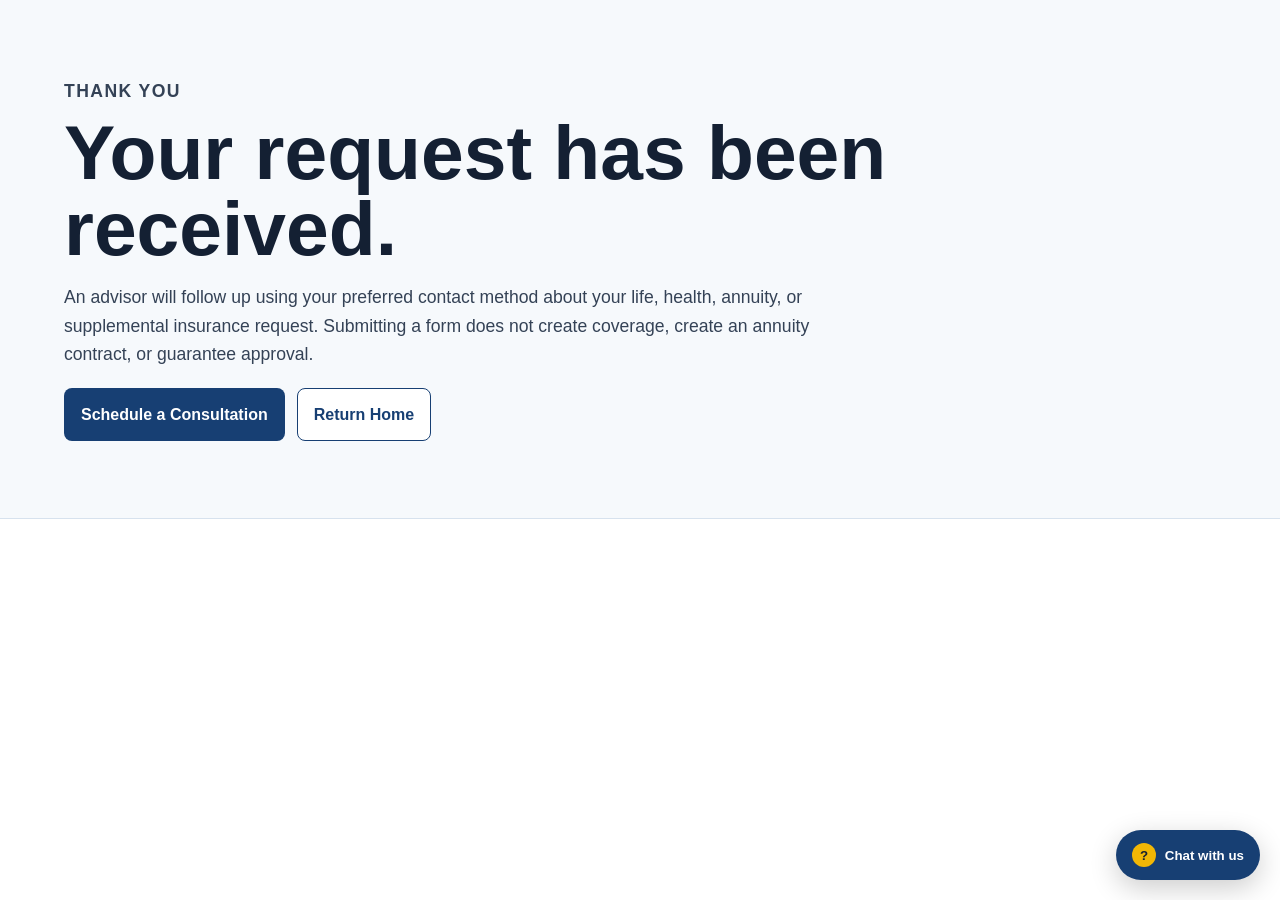
<file: thank-you.html>
<!doctype html>
<html lang="en">
<head><meta charset="utf-8"><meta name="viewport" content="width=device-width, initial-scale=1"><title>Thank You | Network Insurance</title><meta name="description" content="Thank you for requesting a Network Insurance coverage review."><link rel="icon" href="assets/network-insurance-logo-web.png" type="image/png"><link rel="stylesheet" href="styles.css">  <link rel="stylesheet" href="assets/chatbox/chatbox.css">
</head>
<body><main id="main" class="page-hero"><p class="eyebrow">Thank you</p><h1>Your request has been received.</h1><p>An advisor will follow up using your preferred contact method about your life, health, annuity, or supplemental insurance request. Submitting a form does not create coverage, create an annuity contract, or guarantee approval.</p><div class="button-row"><a class="button primary" href="https://calendar.app.google/1ixxjwaF9GHC75rNA" target="_blank" rel="noopener noreferrer">Schedule a Consultation</a><a class="button secondary" href="index.html">Return Home</a></div></main>  <script src="assets/chatbox/chatbox-config.js"></script>
  <script src="assets/chatbox/chatbox.js?v=20260727-2" defer></script>
</body>
</html>
</file>
<file: styles.css>
:root {
  --ink: #142033;
  --muted: #5b687a;
  --brand: #173f73;
  --brand-dark: #0f2d55;
  --gold: #f2b705;
  --sky: #eaf4ff;
  --line: #d7e2ee;
  --panel: #ffffff;
  --soft: #f6f9fc;
  --danger: #9f1d20;
  --success: #136f4b;
  --shadow: 0 18px 44px rgba(20, 32, 51, 0.12);
}

* {
  box-sizing: border-box;
}

html {
  scroll-behavior: smooth;
}

body {
  margin: 0;
  color: var(--ink);
  background: #fff;
  font-family: Arial, Helvetica, sans-serif;
  line-height: 1.6;
  overflow-wrap: anywhere;
}

img {
  display: block;
  max-width: 100%;
  height: auto;
}

a {
  color: var(--brand);
}

a:hover {
  color: var(--brand-dark);
}

:focus-visible {
  outline: 3px solid var(--gold);
  outline-offset: 3px;
}

.skip-link {
  position: absolute;
  left: 1rem;
  top: -4rem;
  z-index: 20;
  background: var(--brand);
  color: #fff;
  padding: 0.75rem 1rem;
}

.skip-link:focus {
  top: 1rem;
}

.site-header {
  position: sticky;
  top: 0;
  z-index: 10;
  display: flex;
  align-items: center;
  justify-content: space-between;
  gap: clamp(0.65rem, 1.5vw, 1rem);
  min-height: 82px;
  padding: 0.65rem clamp(0.85rem, 2vw, 2rem);
  background: rgba(255, 255, 255, 0.96);
  border-bottom: 1px solid var(--line);
  backdrop-filter: blur(10px);
}

.brand {
  flex: 0 0 auto;
  display: inline-flex;
  align-items: center;
  gap: 0.65rem;
  color: var(--ink);
  text-decoration: none;
}

.brand img {
  width: 64px;
  height: 64px;
  object-fit: contain;
}

.brand strong,
.brand small {
  display: block;
}

.brand small {
  color: var(--muted);
  font-weight: 700;
  font-size: 0.76rem;
}

.site-nav {
  flex: 1 1 auto;
  display: flex;
  align-items: center;
  justify-content: flex-end;
  gap: 0.2rem;
  min-width: 0;
}

.site-nav a {
  flex: 0 0 auto;
  min-height: 44px;
  display: inline-flex;
  align-items: center;
  padding: 0.6rem 0.66rem;
  border-radius: 8px;
  color: var(--ink);
  font-size: 0.94rem;
  font-weight: 700;
  line-height: 1.2;
  text-decoration: none;
  overflow-wrap: normal;
  white-space: nowrap;
  word-break: normal;
}

.site-nav a:hover,
.site-nav a[aria-current="page"] {
  background: var(--sky);
  color: var(--brand);
}

.site-nav .nav-cta {
  background: var(--brand);
  color: #fff;
}

.site-nav .nav-cta:hover {
  background: var(--brand-dark);
  color: #fff;
}

.menu-toggle {
  display: none;
  min-height: 44px;
  padding: 0.55rem 0.8rem;
  border: 1px solid var(--line);
  border-radius: 8px;
  background: #fff;
  color: var(--ink);
  font-weight: 800;
}

.hero {
  display: grid;
  grid-template-columns: minmax(0, 1.05fr) minmax(280px, 0.95fr);
  align-items: center;
  gap: clamp(1.5rem, 4vw, 4rem);
  padding: clamp(3rem, 8vw, 7rem) clamp(1rem, 5vw, 5rem);
  background: linear-gradient(120deg, #f8fbff, #edf6ff 58%, #fff8df);
}

.hero > *,
.split > *,
.section > *,
.page-hero > *,
.intro-grid > *,
.term-grid > *,
.video-grid > *,
.faq-grid > *,
.resource-grid > *,
.placeholder-grid > *,
.process-list > * {
  min-width: 0;
}

.hero h1,
.page-hero h1 {
  max-width: 860px;
  margin: 0;
  font-size: clamp(2.35rem, 6vw, 4.9rem);
  line-height: 0.98;
  letter-spacing: 0;
}

.hero-copy {
  max-width: 720px;
  color: #344256;
  font-size: clamp(1.05rem, 2vw, 1.25rem);
}

.hero-media img {
  width: 100%;
  border-radius: 8px;
  box-shadow: var(--shadow);
  object-fit: cover;
}

.trust-note,
.placeholder-note,
.form-help,
.fine-print {
  color: var(--muted);
}

.eyebrow,
.card-kicker {
  margin: 0 0 0.65rem;
  color: var(--brand);
  font-size: 0.78rem;
  font-weight: 900;
  letter-spacing: 0.08em;
  text-transform: uppercase;
}

.button-row {
  display: flex;
  flex-wrap: wrap;
  gap: 0.75rem;
  margin-top: 1.25rem;
}

.button {
  min-height: 46px;
  display: inline-flex;
  align-items: center;
  justify-content: center;
  border-radius: 8px;
  padding: 0.8rem 1rem;
  border: 1px solid transparent;
  font-weight: 850;
  text-align: center;
  text-decoration: none;
  cursor: pointer;
}

.button.primary {
  background: var(--brand);
  color: #fff;
}

.button.primary:hover {
  background: var(--brand-dark);
  color: #fff;
}

.button.secondary {
  background: #fff;
  border-color: var(--brand);
  color: var(--brand);
}

.button.dark {
  background: var(--ink);
  color: #fff;
}

.button.full {
  width: 100%;
}

.button:disabled {
  opacity: 0.58;
  cursor: not-allowed;
}

.section,
.page-hero {
  padding: clamp(2.5rem, 6vw, 5rem) clamp(1rem, 5vw, 5rem);
}

.page-hero {
  background: var(--soft);
  border-bottom: 1px solid var(--line);
}

.page-hero p {
  max-width: 760px;
  color: #344256;
  font-size: 1.1rem;
}

.section-heading {
  max-width: 860px;
  margin: 0 auto 2rem;
  text-align: center;
}

.section-heading h2,
.split h2,
.broker-link h2 {
  margin: 0;
  font-size: clamp(1.85rem, 4vw, 3rem);
  line-height: 1.08;
  letter-spacing: 0;
}

.intro-grid,
.term-grid,
.video-grid,
.faq-grid,
.resource-grid,
.placeholder-grid {
  display: grid;
  grid-template-columns: repeat(3, minmax(0, 1fr));
  gap: 1rem;
}

.intro-grid article,
.term-grid article,
.video-card,
.resource-grid article,
.faq-grid details,
.profile-card,
.cta-card,
.legal-card,
.placeholder-grid article {
  background: var(--panel);
  border: 1px solid var(--line);
  border-radius: 8px;
  padding: 1.25rem;
  box-shadow: 0 10px 24px rgba(20, 32, 51, 0.06);
}

.intro-grid h2,
.term-grid h3,
.resource-grid h2,
.video-card h2,
.placeholder-grid h2 {
  margin: 0 0 0.5rem;
  line-height: 1.15;
}

.split {
  display: grid;
  grid-template-columns: minmax(0, 1fr) minmax(280px, 0.7fr);
  gap: clamp(1.5rem, 4vw, 4rem);
  align-items: center;
}

.about-preview,
.review-panel,
.broker-link {
  background: var(--soft);
}

.life-video {
  background: var(--soft);
}

.annuity-video {
  background: var(--soft);
}

.supplemental-video {
  background: var(--soft);
}

.feature-video {
  display: block;
  width: min(100%, 480px);
  height: auto;
  margin: 0 auto;
  border: 1px solid var(--line);
  border-radius: 8px;
  background: #000;
  box-shadow: 0 10px 24px rgba(20, 32, 51, 0.08);
}

.wide-video {
  width: min(100%, 960px);
}

.profile-card {
  text-align: center;
}

.headshot-placeholder {
  display: grid;
  place-items: center;
  width: 160px;
  height: 160px;
  margin: 0 auto 1rem;
  border-radius: 50%;
  background: var(--brand);
  color: #fff;
  font-size: 3rem;
  font-weight: 900;
}

.advisor-photo {
  display: block;
  width: 100%;
  aspect-ratio: 3 / 2;
  object-fit: cover;
  border-radius: 8px;
  margin: 0 auto 1rem;
}

.comparison-table {
  max-width: 1050px;
  margin: 0 auto;
  overflow: hidden;
  border: 1px solid var(--line);
  border-radius: 8px;
  background: #fff;
}

.comparison-table [role="row"] {
  display: grid;
  grid-template-columns: 0.55fr 1.1fr 1.2fr;
}

.comparison-table span {
  padding: 1rem;
  border-top: 1px solid var(--line);
}

.comparison-table .table-head span {
  border-top: 0;
  background: var(--brand);
  color: #fff;
  font-weight: 900;
}

.process-list {
  display: grid;
  grid-template-columns: repeat(4, minmax(0, 1fr));
  gap: 1rem;
  padding: 0;
  list-style: none;
}

.process-list li {
  counter-increment: step;
  padding: 1.25rem;
  border: 1px solid var(--line);
  border-radius: 8px;
  background: #fff;
}

.process-list li::before {
  content: counter(step);
  display: grid;
  place-items: center;
  width: 36px;
  height: 36px;
  margin-bottom: 1rem;
  border-radius: 50%;
  background: var(--gold);
  color: var(--ink);
  font-weight: 900;
}

.process-list span {
  display: block;
  margin-top: 0.5rem;
  color: var(--muted);
}

.warning,
.error-message {
  color: var(--danger);
  font-weight: 800;
}

.success-message {
  color: var(--success);
  font-weight: 800;
}

.center-cta {
  margin-top: 2rem;
  text-align: center;
}

.broker-link {
  text-align: center;
}

.lead-form {
  display: grid;
  grid-template-columns: repeat(2, minmax(0, 1fr));
  gap: 1rem;
}

.lead-form .full-span {
  grid-column: 1 / -1;
}

label {
  display: grid;
  gap: 0.35rem;
  font-weight: 800;
}

input,
select,
textarea {
  width: 100%;
  min-height: 46px;
  padding: 0.75rem;
  border: 1px solid #b8c6d8;
  border-radius: 8px;
  color: var(--ink);
  background: #fff;
  font: inherit;
}

textarea {
  min-height: 120px;
  resize: vertical;
}

fieldset {
  display: grid;
  grid-template-columns: repeat(2, minmax(0, 1fr));
  gap: 1rem;
  margin: 0;
  padding: 1rem;
  border: 1px solid var(--line);
  border-radius: 8px;
  background: var(--soft);
}

fieldset[hidden] {
  display: none;
}

legend {
  padding: 0 0.35rem;
  color: var(--brand);
  font-weight: 900;
}

.checkbox-label {
  display: flex;
  align-items: flex-start;
  gap: 0.75rem;
  font-weight: 700;
}

.checkbox-label input {
  width: 20px;
  min-height: 20px;
  margin-top: 0.2rem;
}

.hp-field {
  position: absolute;
  left: -100vw;
  width: 1px;
  height: 1px;
  overflow: hidden;
}

.form-status {
  min-height: 1.5rem;
}

.site-footer {
  display: grid;
  gap: 1rem;
  padding: 2rem clamp(1rem, 5vw, 5rem);
  color: #d9e6f5;
  background: var(--brand-dark);
}

.site-footer a {
  color: #fff;
  font-weight: 800;
}

.site-footer nav {
  display: flex;
  flex-wrap: wrap;
  gap: 1rem;
}

.site-footer .fine-print {
  max-width: 1100px;
  color: #bfd0e4;
  font-size: 0.88rem;
}

.video-placeholder {
  display: grid;
  place-items: center;
  min-height: 150px;
  margin-bottom: 1rem;
  border-radius: 8px;
  color: #fff;
  background: linear-gradient(135deg, var(--brand), #275c96);
  font-weight: 900;
}

.video-card video {
  display: block;
  width: 100%;
  height: auto;
  margin-bottom: 1rem;
  border-radius: 8px;
  background: #000;
}

.breadcrumb {
  margin-bottom: 1rem;
  font-size: 0.9rem;
}

@media (max-width: 1180px) {
  .menu-toggle {
    display: inline-flex;
    align-items: center;
  }

  .site-nav {
    position: absolute;
    left: 0;
    right: 0;
    top: 82px;
    display: none;
    flex-direction: column;
    align-items: stretch;
    gap: 0.35rem;
    padding: 1rem;
    background: #fff;
    border-bottom: 1px solid var(--line);
  }

  .site-nav a {
    justify-content: flex-start;
    white-space: normal;
  }

  .site-nav.is-open {
    display: flex;
  }

  .hero,
  .split {
    grid-template-columns: 1fr;
  }

  .intro-grid,
  .term-grid,
  .video-grid,
  .faq-grid,
  .resource-grid,
  .placeholder-grid,
  .process-list {
    grid-template-columns: repeat(2, minmax(0, 1fr));
  }
}

@media (max-width: 680px) {
  .site-header {
    min-height: 74px;
  }

  .site-nav {
    top: 74px;
  }

  .brand img {
    width: 52px;
    height: 52px;
  }

  .brand small {
    display: none;
  }

  .hero h1,
  .page-hero h1 {
    font-size: 2.35rem;
  }

  .intro-grid,
  .term-grid,
  .video-grid,
  .faq-grid,
  .resource-grid,
  .placeholder-grid,
  .process-list,
  fieldset,
  .lead-form {
    grid-template-columns: 1fr;
  }

  .comparison-table [role="row"] {
    grid-template-columns: 1fr;
  }

  .comparison-table .table-head {
    display: none;
  }

  .comparison-table span {
    border-top: 0;
    border-bottom: 1px solid var(--line);
  }

  .button-row {
    flex-direction: column;
  }
}

@media (prefers-reduced-motion: reduce) {
  html {
    scroll-behavior: auto;
  }

  *,
  *::before,
  *::after {
    transition: none !important;
    animation-duration: 0.001ms !important;
    animation-iteration-count: 1 !important;
  }
}
</file>
<file: assets/chatbox/chatbox.css>
.icb{--icb-brand:#173f73;--icb-accent:#f2b705;--icb-ink:#172033;--icb-bg:#fff;position:fixed;z-index:2147483000;right:20px;bottom:20px;font:16px/1.4 Arial,sans-serif;color:var(--icb-ink)}.icb *{box-sizing:border-box}.icb__launcher{display:flex;gap:.55rem;align-items:center;border:0;border-radius:999px;background:var(--icb-brand);color:#fff;padding:.8rem 1rem;font-weight:700;box-shadow:0 8px 28px #0003;cursor:pointer}.icb__launcher span:first-child{display:grid;place-items:center;width:1.5rem;height:1.5rem;border-radius:50%;background:var(--icb-accent);color:#172033}.icb__launcher:hover,.icb__quick button:hover,.icb__advisor-button:hover,.icb button[type=submit]:hover{filter:brightness(1.04);transform:translateY(-1px)}.icb__panel{position:absolute;right:0;bottom:3.8rem;width:min(390px,calc(100vw - 24px));max-height:min(680px,calc(100vh - 100px));overflow:auto;background:var(--icb-bg);border:1px solid #ccd3dc;border-radius:16px;box-shadow:0 18px 55px #0004}.icb__header{position:sticky;top:0;z-index:2;display:flex;justify-content:space-between;align-items:center;padding:1rem;background:linear-gradient(135deg,var(--icb-brand),#225a94);color:#fff}.icb__header strong{display:block;font-size:1.05rem}.icb__close{border:0;background:transparent;color:#fff;font-size:1.8rem;cursor:pointer}.icb__messages{display:flex;flex-direction:column;gap:.55rem;min-height:120px;max-height:220px;overflow:auto;padding:1rem;background:linear-gradient(180deg,#fff,#f8fbff)}.icb__bubble{max-width:88%;margin:0;padding:.7rem .8rem;border-radius:14px;background:#eef2f6;box-shadow:0 2px 8px #173f7312}.icb__bubble--visitor{align-self:flex-end;background:var(--icb-brand);color:#fff}.icb__quick{display:flex;gap:.35rem;overflow:auto;padding:0 1rem .7rem}.icb__quick button{white-space:nowrap;border:1px solid var(--icb-brand);border-radius:999px;background:#fff;color:var(--icb-brand);padding:.4rem .65rem;cursor:pointer;transition:filter .15s ease,transform .15s ease,box-shadow .15s ease}.icb__quick button:hover{box-shadow:0 4px 14px #173f7320}.icb__message-form{display:flex;align-items:stretch;gap:.5rem;padding:.8rem 1rem;border-top:1px solid #dde2e8}.icb__message-form input{flex:1 1 auto;min-width:0}.icb input,.icb select,.icb textarea{width:100%;border:1px solid #9aa8b7;border-radius:8px;padding:.65rem;font:inherit}.icb textarea{min-height:70px;resize:vertical}.icb button[type=submit]{flex:0 0 86px;white-space:nowrap;border:0;border-radius:8px;background:var(--icb-brand);color:#fff;padding:.65rem .75rem;font-weight:700;letter-spacing:0;cursor:pointer;transition:filter .15s ease,transform .15s ease}.icb__contact{padding:1rem;border-top:1px solid #dde2e8}.icb__contact h3{margin:0 0 .25rem}.icb__contact p{font-size:.85rem}.icb__contact label{display:block;margin:.55rem 0;font-size:.82rem;font-weight:700}.icb__grid{display:grid;grid-template-columns:1fr 1fr;gap:.55rem}.icb__check{display:flex!important;gap:.5rem;align-items:flex-start;font-weight:400!important}.icb__check input{width:auto;margin-top:.2rem}.icb__trap{position:absolute!important;left:-10000px}.icb__legal{font-size:.75rem!important}.icb__status{min-height:1.2em;margin:.25rem 1rem;color:#315b39;font-size:.8rem}.icb__status.is-error{color:#a32020}.icb__safety-footer{padding:.65rem 1rem;background:#f8fafc;font-size:.68rem;color:#5d6a78;border-top:1px solid #e2e7ef}.icb__sr{position:absolute;width:1px;height:1px;padding:0;margin:-1px;overflow:hidden;clip:rect(0,0,0,0);white-space:nowrap;border:0}.icb button:focus-visible,.icb input:focus-visible,.icb select:focus-visible,.icb textarea:focus-visible,.icb a:focus-visible{outline:3px solid var(--icb-accent);outline-offset:2px}@media(max-width:520px){.icb{right:12px;bottom:12px}.icb__panel{position:fixed;inset:12px;width:auto;max-height:none}.icb__grid{grid-template-columns:1fr}.icb__message-form{gap:.45rem}.icb button[type=submit]{flex-basis:82px}}@media(prefers-reduced-motion:reduce){.icb *{scroll-behavior:auto!important;transition:none!important}.icb__launcher:hover,.icb__quick button:hover,.icb__advisor-button:hover,.icb button[type=submit]:hover{transform:none}}
</file>
